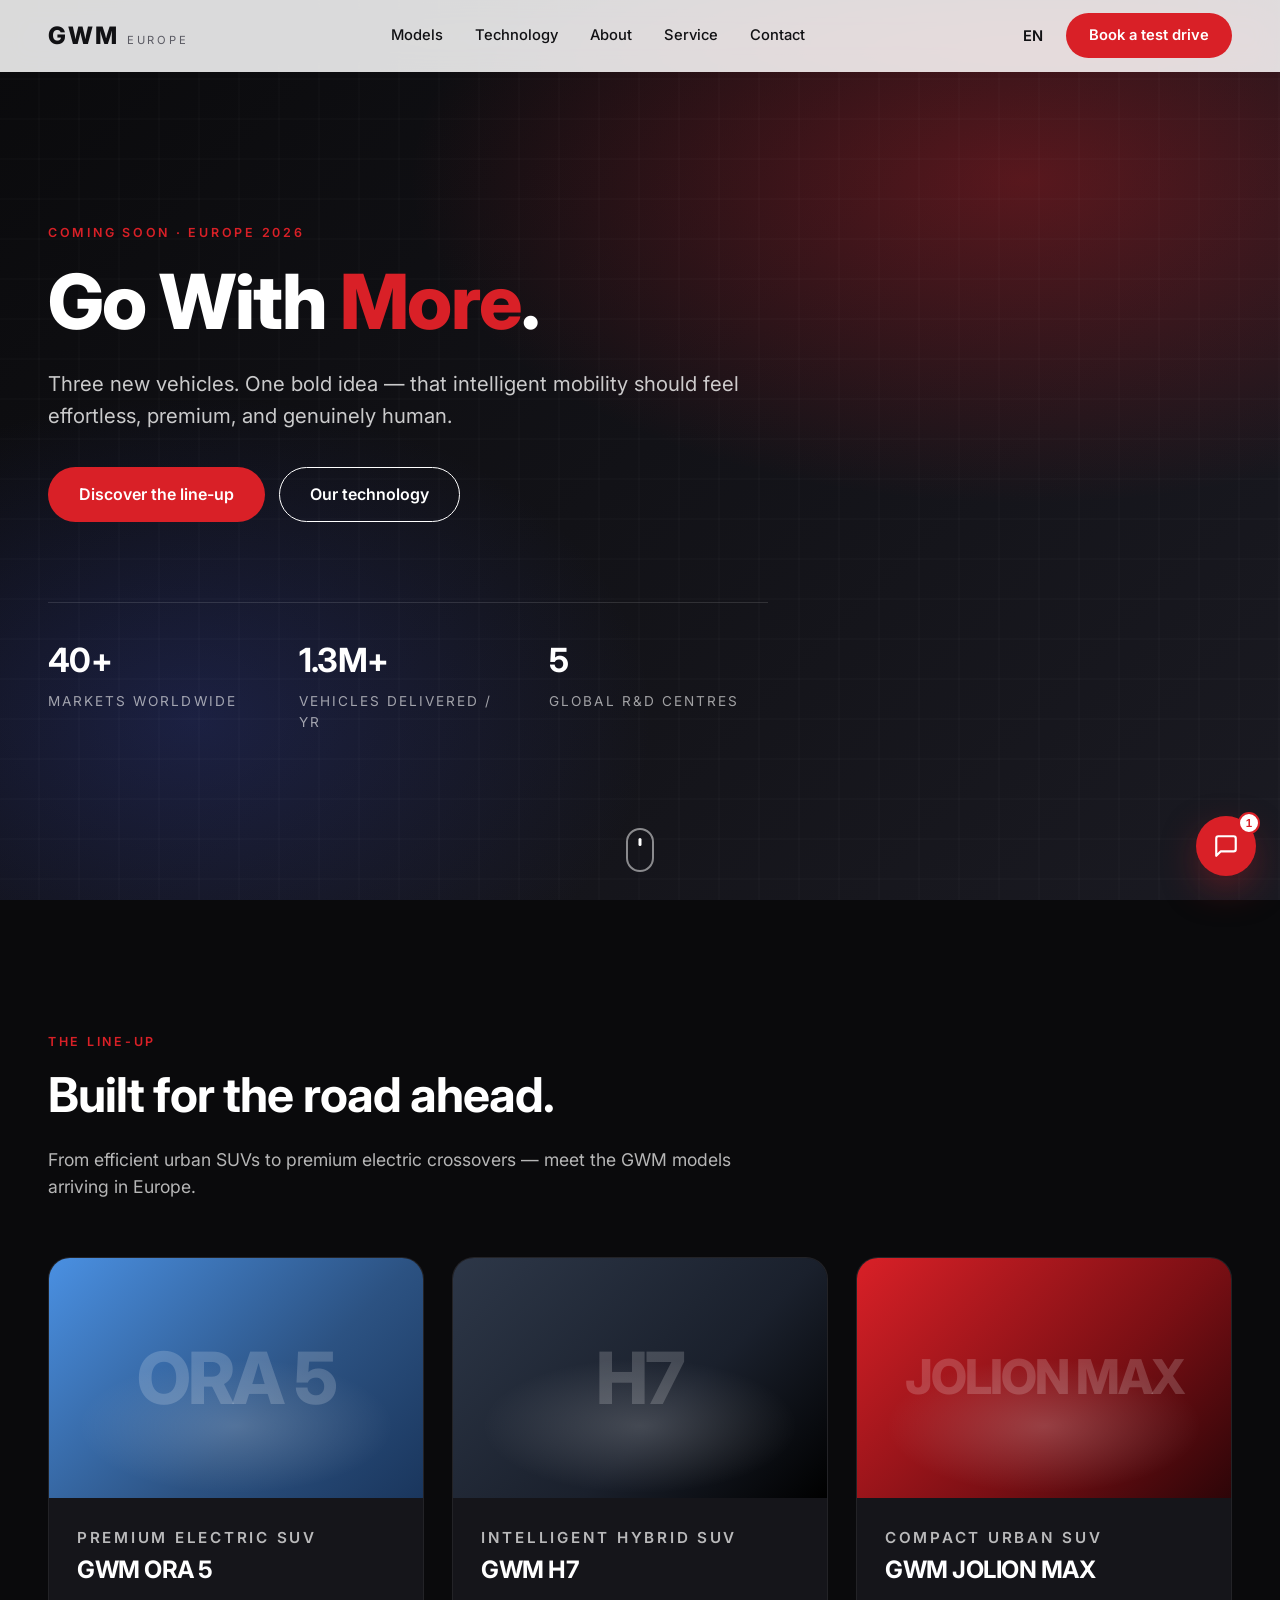
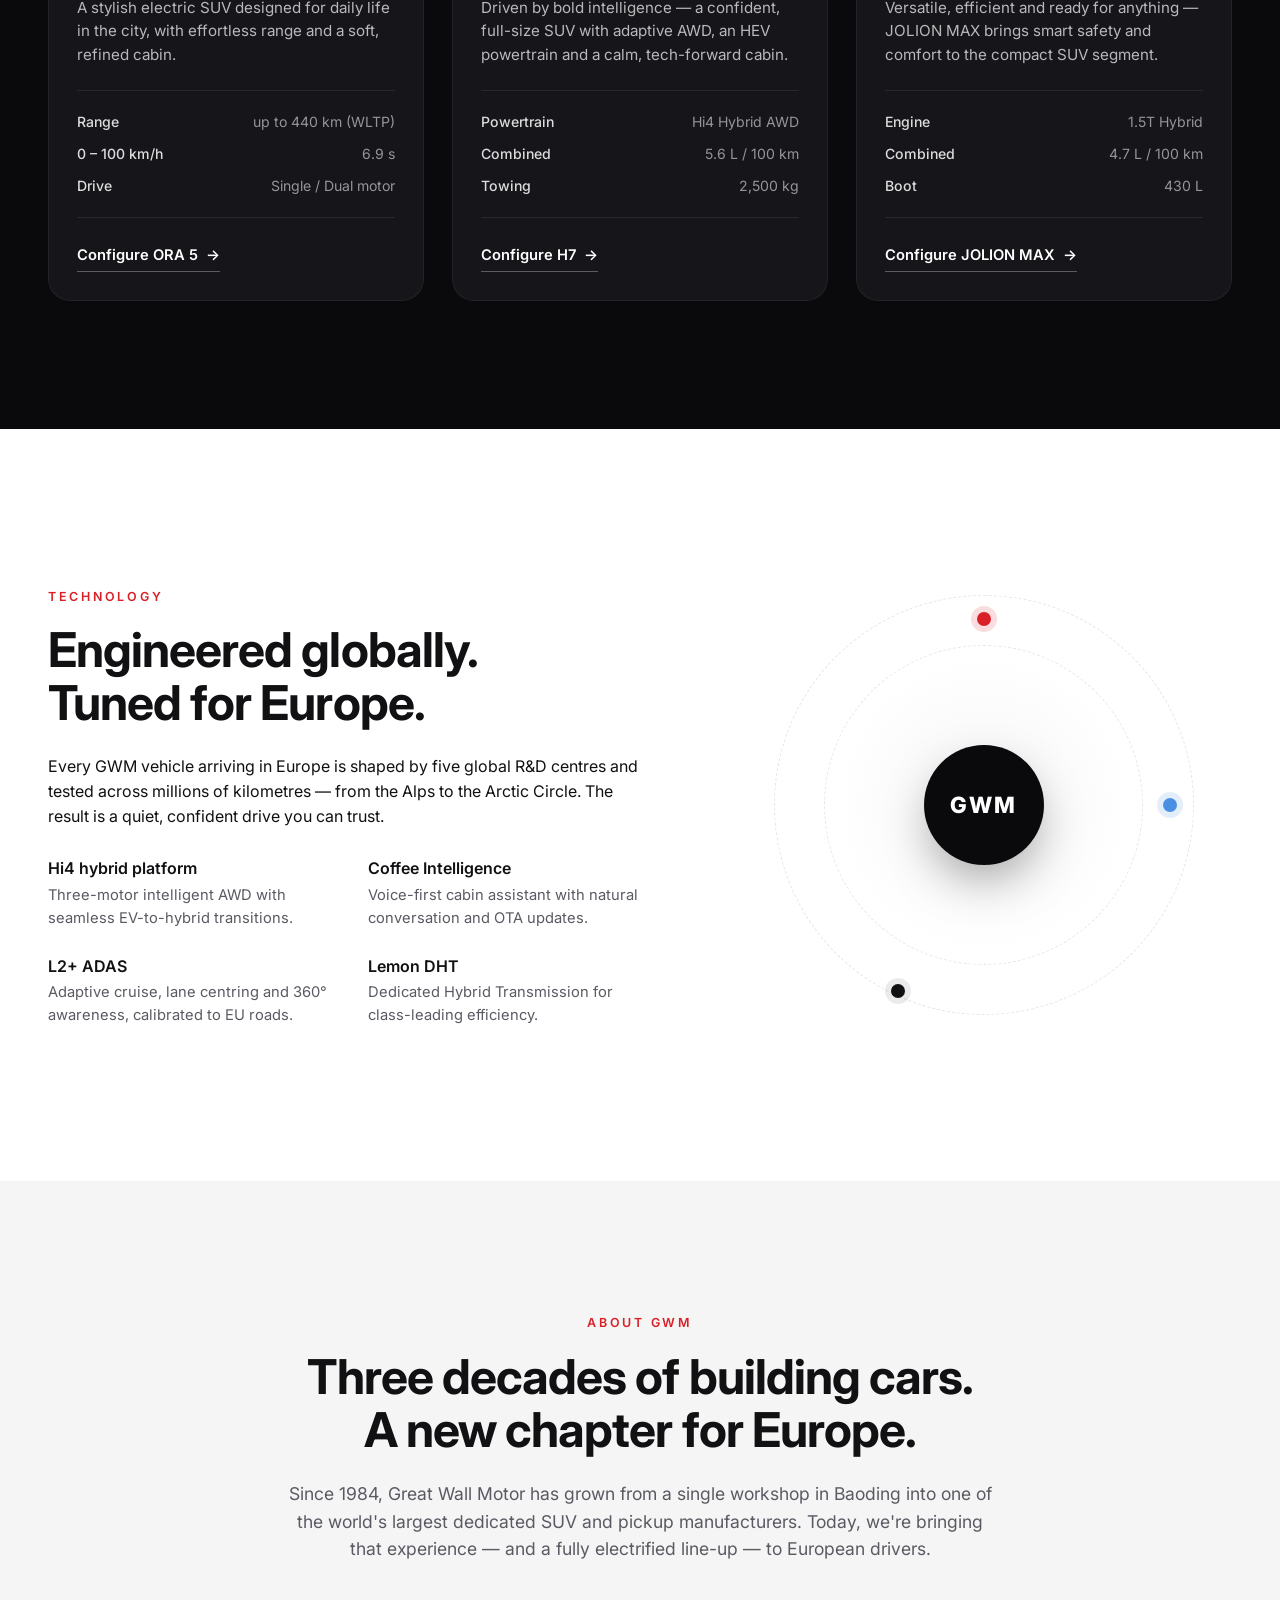
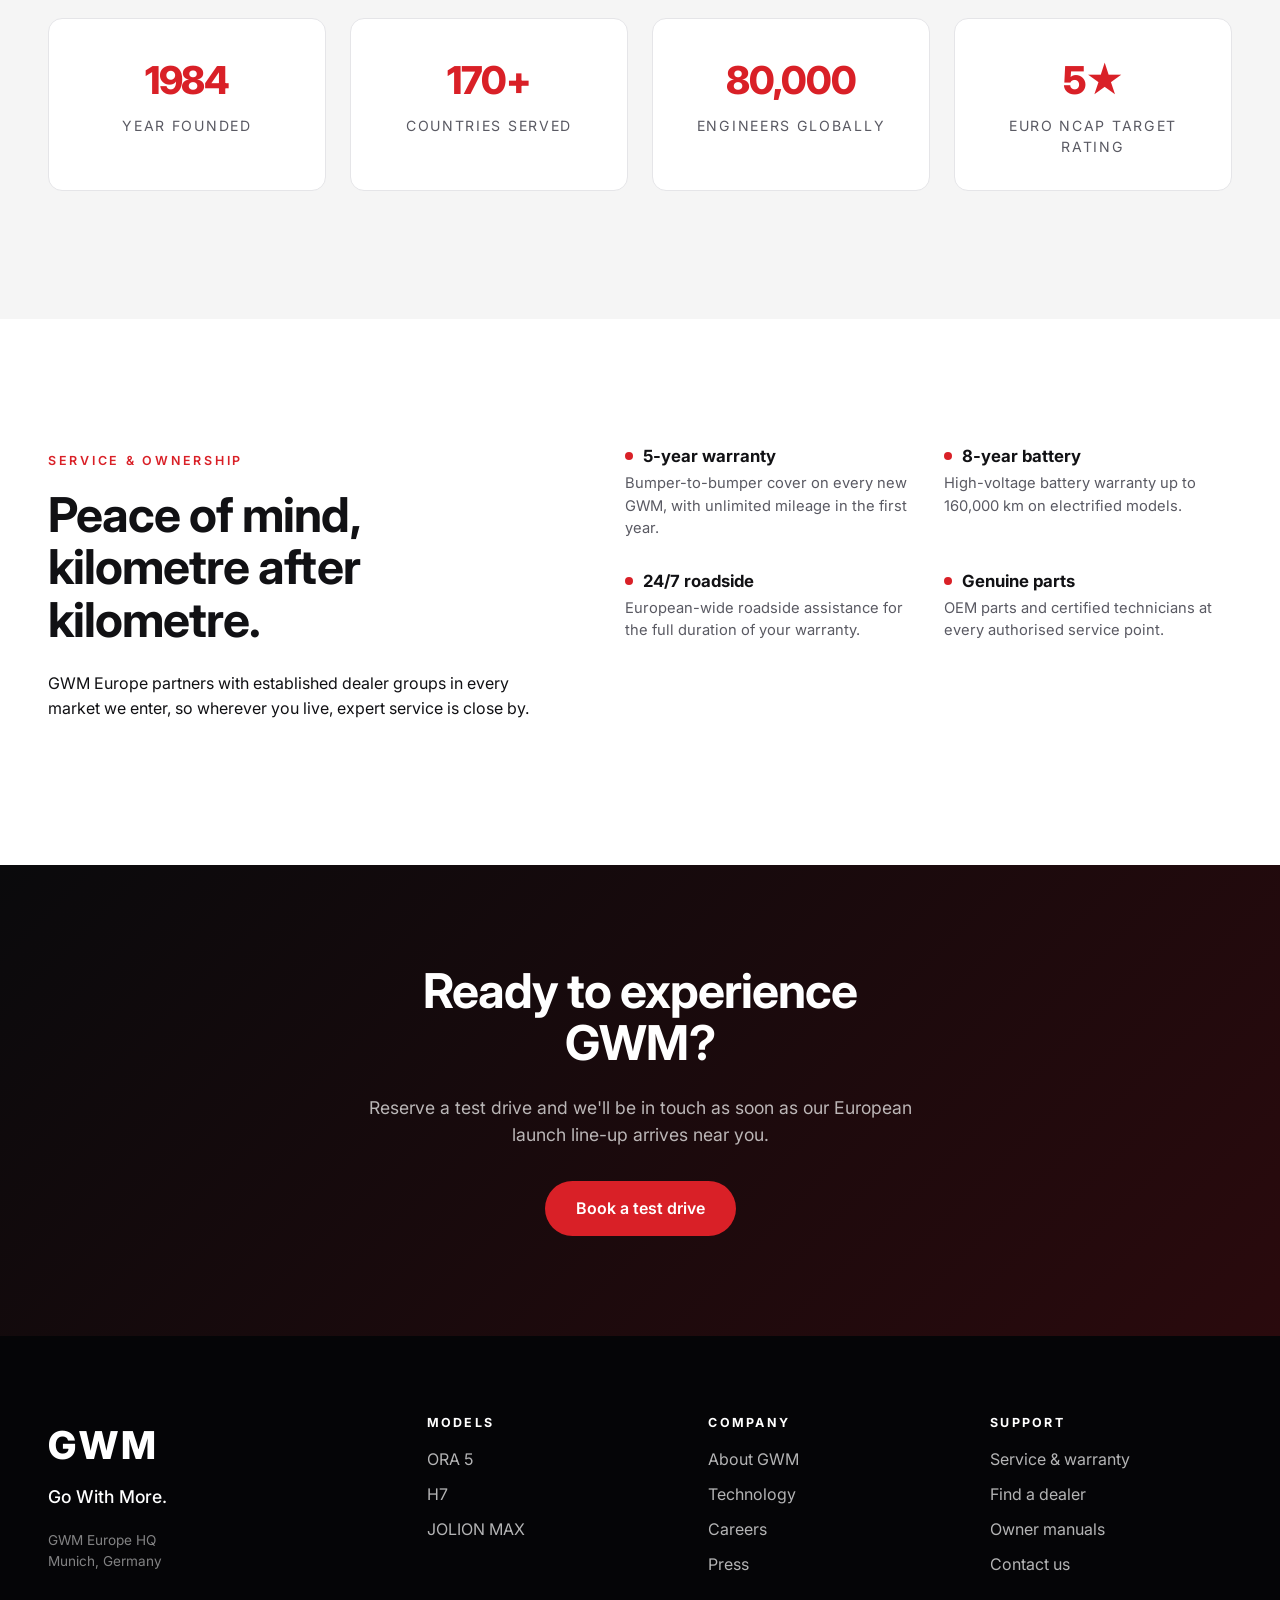
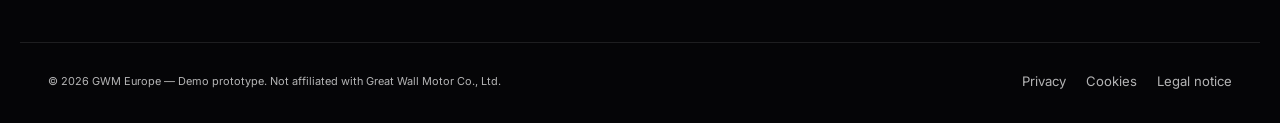
<file: index.html>
<!DOCTYPE html>
<html lang="en">
<head>
  <meta charset="UTF-8" />
  <meta name="viewport" content="width=device-width, initial-scale=1.0" />
  <title>GWM Europe — Go With More</title>
  <meta name="description" content="GWM Europe — explore the new generation of intelligent SUVs and electric vehicles. ORA 5, H7, JOLION MAX." />
  <link rel="preconnect" href="https://fonts.googleapis.com" />
  <link rel="preconnect" href="https://fonts.gstatic.com" crossorigin />
  <link href="https://fonts.googleapis.com/css2?family=Inter:wght@300;400;500;600;700;800&display=swap" rel="stylesheet" />
  <link rel="stylesheet" href="assets/css/styles.css" />
</head>
<body>
  <header class="site-header" id="siteHeader">
    <div class="container nav-wrap">
      <a href="#" class="brand" aria-label="GWM home">
        <span class="brand-mark">GWM</span>
        <span class="brand-tag">Europe</span>
      </a>
      <nav class="primary-nav" aria-label="Primary">
        <ul>
          <li><a href="#models">Models</a></li>
          <li><a href="#technology">Technology</a></li>
          <li><a href="#about">About</a></li>
          <li><a href="#service">Service</a></li>
          <li><a href="#contact">Contact</a></li>
        </ul>
      </nav>
      <div class="nav-actions">
        <button class="btn btn-ghost" type="button">EN</button>
        <a href="#models" class="btn btn-primary">Book a test drive</a>
        <button class="nav-toggle" id="navToggle" aria-label="Open menu" aria-expanded="false">
          <span></span><span></span><span></span>
        </button>
      </div>
    </div>
  </header>

  <main>
    <!-- HERO -->
    <section class="hero">
      <div class="hero-bg" aria-hidden="true"></div>
      <div class="container hero-content">
        <p class="eyebrow">Coming Soon · Europe 2026</p>
        <h1 class="hero-title">
          Go With <span class="accent">More</span>.
        </h1>
        <p class="hero-sub">
          Three new vehicles. One bold idea — that intelligent mobility should
          feel effortless, premium, and genuinely human.
        </p>
        <div class="hero-cta">
          <a href="#models" class="btn btn-primary btn-lg">Discover the line-up</a>
          <a href="#technology" class="btn btn-outline btn-lg">Our technology</a>
        </div>
        <div class="hero-stats">
          <div><strong>40+</strong><span>Markets worldwide</span></div>
          <div><strong>1.3M+</strong><span>Vehicles delivered / yr</span></div>
          <div><strong>5</strong><span>Global R&amp;D centres</span></div>
        </div>
      </div>
      <a href="#models" class="hero-scroll" aria-label="Scroll to models">
        <span></span>
      </a>
    </section>

    <!-- MODELS -->
    <section class="section section-dark" id="models">
      <div class="container">
        <header class="section-head">
          <p class="eyebrow light">The line-up</p>
          <h2>Built for the road ahead.</h2>
          <p class="section-lead">
            From efficient urban SUVs to premium electric crossovers — meet the
            GWM models arriving in Europe.
          </p>
        </header>

        <div class="model-grid">
          <article class="model-card" data-model="ora5">
            <div class="model-img model-img-ora5"></div>
            <div class="model-body">
              <p class="model-segment">Premium Electric SUV</p>
              <h3>GWM ORA 5</h3>
              <p>A stylish electric SUV designed for daily life in the city, with effortless range and a soft, refined cabin.</p>
              <ul class="model-specs">
                <li><strong>Range</strong><span>up to 440 km (WLTP)</span></li>
                <li><strong>0 – 100 km/h</strong><span>6.9 s</span></li>
                <li><strong>Drive</strong><span>Single / Dual motor</span></li>
              </ul>
              <a href="#" class="link-arrow">Configure ORA 5</a>
            </div>
          </article>

          <article class="model-card" data-model="h7">
            <div class="model-img model-img-h7"></div>
            <div class="model-body">
              <p class="model-segment">Intelligent Hybrid SUV</p>
              <h3>GWM H7</h3>
              <p>Driven by bold intelligence — a confident, full-size SUV with adaptive AWD, an HEV powertrain and a calm, tech-forward cabin.</p>
              <ul class="model-specs">
                <li><strong>Powertrain</strong><span>Hi4 Hybrid AWD</span></li>
                <li><strong>Combined</strong><span>5.6 L / 100 km</span></li>
                <li><strong>Towing</strong><span>2,500 kg</span></li>
              </ul>
              <a href="#" class="link-arrow">Configure H7</a>
            </div>
          </article>

          <article class="model-card" data-model="jolion">
            <div class="model-img model-img-jolion"></div>
            <div class="model-body">
              <p class="model-segment">Compact Urban SUV</p>
              <h3>GWM JOLION MAX</h3>
              <p>Versatile, efficient and ready for anything — JOLION MAX brings smart safety and comfort to the compact SUV segment.</p>
              <ul class="model-specs">
                <li><strong>Engine</strong><span>1.5T Hybrid</span></li>
                <li><strong>Combined</strong><span>4.7 L / 100 km</span></li>
                <li><strong>Boot</strong><span>430 L</span></li>
              </ul>
              <a href="#" class="link-arrow">Configure JOLION MAX</a>
            </div>
          </article>
        </div>
      </div>
    </section>

    <!-- TECHNOLOGY -->
    <section class="section" id="technology">
      <div class="container tech-grid">
        <div class="tech-copy">
          <p class="eyebrow">Technology</p>
          <h2>Engineered globally.<br />Tuned for Europe.</h2>
          <p>
            Every GWM vehicle arriving in Europe is shaped by five global R&amp;D
            centres and tested across millions of kilometres — from the Alps to
            the Arctic Circle. The result is a quiet, confident drive you can
            trust.
          </p>
          <div class="tech-points">
            <div>
              <h4>Hi4 hybrid platform</h4>
              <p>Three-motor intelligent AWD with seamless EV-to-hybrid transitions.</p>
            </div>
            <div>
              <h4>Coffee Intelligence</h4>
              <p>Voice-first cabin assistant with natural conversation and OTA updates.</p>
            </div>
            <div>
              <h4>L2+ ADAS</h4>
              <p>Adaptive cruise, lane centring and 360° awareness, calibrated to EU roads.</p>
            </div>
            <div>
              <h4>Lemon DHT</h4>
              <p>Dedicated Hybrid Transmission for class-leading efficiency.</p>
            </div>
          </div>
        </div>
        <div class="tech-visual" aria-hidden="true">
          <div class="tech-orbit">
            <div class="orbit-dot dot-1"></div>
            <div class="orbit-dot dot-2"></div>
            <div class="orbit-dot dot-3"></div>
            <div class="orbit-core">GWM</div>
          </div>
        </div>
      </div>
    </section>

    <!-- ABOUT -->
    <section class="section section-soft" id="about">
      <div class="container">
        <header class="section-head center">
          <p class="eyebrow">About GWM</p>
          <h2>Three decades of building cars.<br />A new chapter for Europe.</h2>
          <p class="section-lead">
            Since 1984, Great Wall Motor has grown from a single workshop in
            Baoding into one of the world's largest dedicated SUV and pickup
            manufacturers. Today, we're bringing that experience — and a fully
            electrified line-up — to European drivers.
          </p>
        </header>
        <div class="about-grid">
          <div class="about-card">
            <span class="about-num">1984</span>
            <p>Year founded</p>
          </div>
          <div class="about-card">
            <span class="about-num">170+</span>
            <p>Countries served</p>
          </div>
          <div class="about-card">
            <span class="about-num">80,000</span>
            <p>Engineers globally</p>
          </div>
          <div class="about-card">
            <span class="about-num">5★</span>
            <p>Euro NCAP target rating</p>
          </div>
        </div>
      </div>
    </section>

    <!-- SERVICE -->
    <section class="section" id="service">
      <div class="container service-wrap">
        <div>
          <p class="eyebrow">Service &amp; ownership</p>
          <h2>Peace of mind, kilometre after kilometre.</h2>
          <p>
            GWM Europe partners with established dealer groups in every market
            we enter, so wherever you live, expert service is close by.
          </p>
        </div>
        <ul class="service-list">
          <li>
            <h4>5-year warranty</h4>
            <p>Bumper-to-bumper cover on every new GWM, with unlimited mileage in the first year.</p>
          </li>
          <li>
            <h4>8-year battery</h4>
            <p>High-voltage battery warranty up to 160,000 km on electrified models.</p>
          </li>
          <li>
            <h4>24/7 roadside</h4>
            <p>European-wide roadside assistance for the full duration of your warranty.</p>
          </li>
          <li>
            <h4>Genuine parts</h4>
            <p>OEM parts and certified technicians at every authorised service point.</p>
          </li>
        </ul>
      </div>
    </section>

    <!-- CTA -->
    <section class="cta">
      <div class="container cta-inner">
        <h2>Ready to experience GWM?</h2>
        <p>Reserve a test drive and we'll be in touch as soon as our European launch line-up arrives near you.</p>
        <a href="#contact" class="btn btn-primary btn-lg">Book a test drive</a>
      </div>
    </section>
  </main>

  <footer class="site-footer" id="contact">
    <div class="container footer-grid">
      <div>
        <span class="brand-mark big">GWM</span>
        <p class="footer-tag">Go With More.</p>
        <p class="footer-small">GWM Europe HQ<br />Munich, Germany</p>
      </div>
      <div>
        <h5>Models</h5>
        <ul>
          <li><a href="#models">ORA 5</a></li>
          <li><a href="#models">H7</a></li>
          <li><a href="#models">JOLION MAX</a></li>
        </ul>
      </div>
      <div>
        <h5>Company</h5>
        <ul>
          <li><a href="#about">About GWM</a></li>
          <li><a href="#technology">Technology</a></li>
          <li><a href="#">Careers</a></li>
          <li><a href="#">Press</a></li>
        </ul>
      </div>
      <div>
        <h5>Support</h5>
        <ul>
          <li><a href="#service">Service &amp; warranty</a></li>
          <li><a href="#">Find a dealer</a></li>
          <li><a href="#">Owner manuals</a></li>
          <li><a href="#">Contact us</a></li>
        </ul>
      </div>
    </div>
    <div class="container footer-bottom">
      <small>© 2026 GWM Europe — Demo prototype. Not affiliated with Great Wall Motor Co., Ltd.</small>
      <div class="legal">
        <a href="#">Privacy</a>
        <a href="#">Cookies</a>
        <a href="#">Legal notice</a>
      </div>
    </div>
  </footer>

  <!-- AI Chatbot widget mounts here -->
  <div id="gwm-chatbot-root"></div>

  <script src="assets/js/main.js"></script>
  <script src="assets/js/chatbot.js"></script>
</body>
</html>
</file>
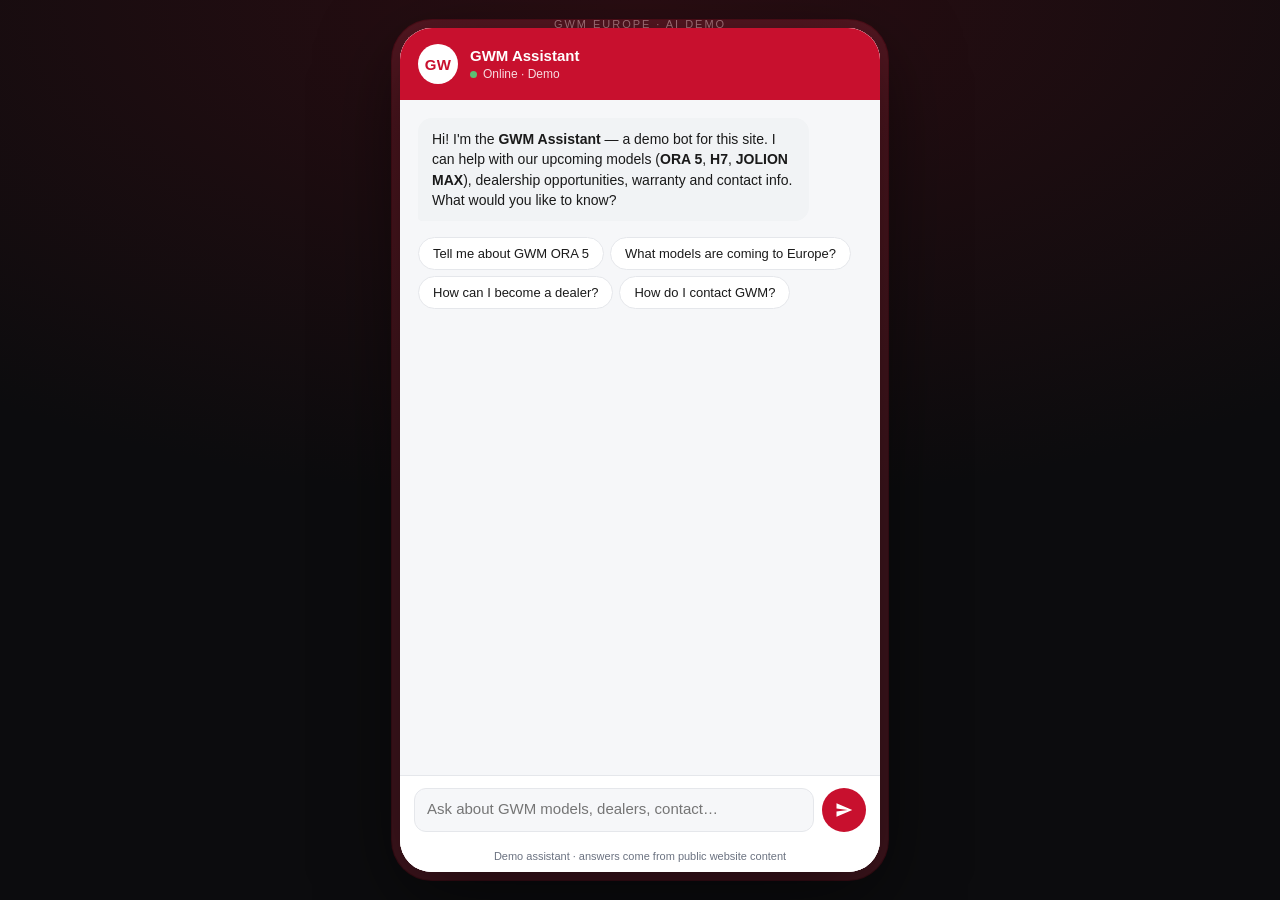
<file: public-eu/index.html>
<!DOCTYPE html>
<html lang="">
<head>
<meta charset="utf-8">
<meta name="viewport" content="width=device-width,initial-scale=1,maximum-scale=1,user-scalable=no,viewport-fit=cover">
<meta name="theme-color" content="#c8102e">
<meta name="apple-mobile-web-app-capable" content="yes">
<meta name="apple-mobile-web-app-status-bar-style" content="black-translucent">
<title>GWM Assistant · Great Wall Motor</title>
<link rel="stylesheet" href="chatbot/chatbot.css">
<style>
  *,*::before,*::after { box-sizing: border-box; }
  html, body {
    margin: 0; padding: 0; height: 100%;
    background: radial-gradient(120% 80% at 50% 0%, #2a0d12 0%, #0c0c0e 70%);
    font-family: -apple-system, BlinkMacSystemFont, "Segoe UI", Roboto,
      "Helvetica Neue", Arial, "Sarabun", "Noto Sans Thai", "PingFang SC",
      "Microsoft YaHei", sans-serif;
    -webkit-text-size-adjust: 100%;
    overflow: hidden;
  }
  body {
    display: flex; align-items: center; justify-content: center;
    width: 100vw; height: 100vh; height: 100dvh;
    padding: env(safe-area-inset-top) env(safe-area-inset-right)
            env(safe-area-inset-bottom) env(safe-area-inset-left);
  }
  /* The "phone frame" container — full-bleed on mobile, framed on desktop */
  .gwm-h5-frame {
    width: 100%; height: 100%;
    max-width: 480px; max-height: 100dvh;
    background: #fff;
    position: relative;
    overflow: hidden;
    isolation: isolate;
  }
  @media (min-width: 600px) {
    body { padding: 28px; }
    .gwm-h5-frame {
      max-height: 880px;
      border-radius: 32px;
      box-shadow:
        0 24px 80px rgba(0, 0, 0, 0.55),
        0 0 0 8px rgba(255, 255, 255, 0.04),
        0 0 0 9px rgba(200, 16, 46, 0.25);
    }
  }
  /* Tiny brand strip above the frame on desktop, for "demo" feel */
  .gwm-h5-tag {
    position: absolute;
    top: 18px;
    left: 50%; transform: translateX(-50%);
    color: rgba(255,255,255,0.55);
    font-size: 11px;
    letter-spacing: 0.18em;
    text-transform: uppercase;
    pointer-events: none;
    display: none;
  }
  @media (min-width: 600px) {
    .gwm-h5-tag { display: block; }
  }
</style>
</head>
<body>
<div class="gwm-h5-tag">GWM EUROPE · AI DEMO</div>
<div class="gwm-h5-frame"></div>
<script>
  window.GWM_CHATBOT_FULLSCREEN = true;
  window.GWM_CHATBOT_MOUNT = '.gwm-h5-frame';
</script>
<script src="chatbot/chatbot.js"></script>
</body>
</html>
</file>
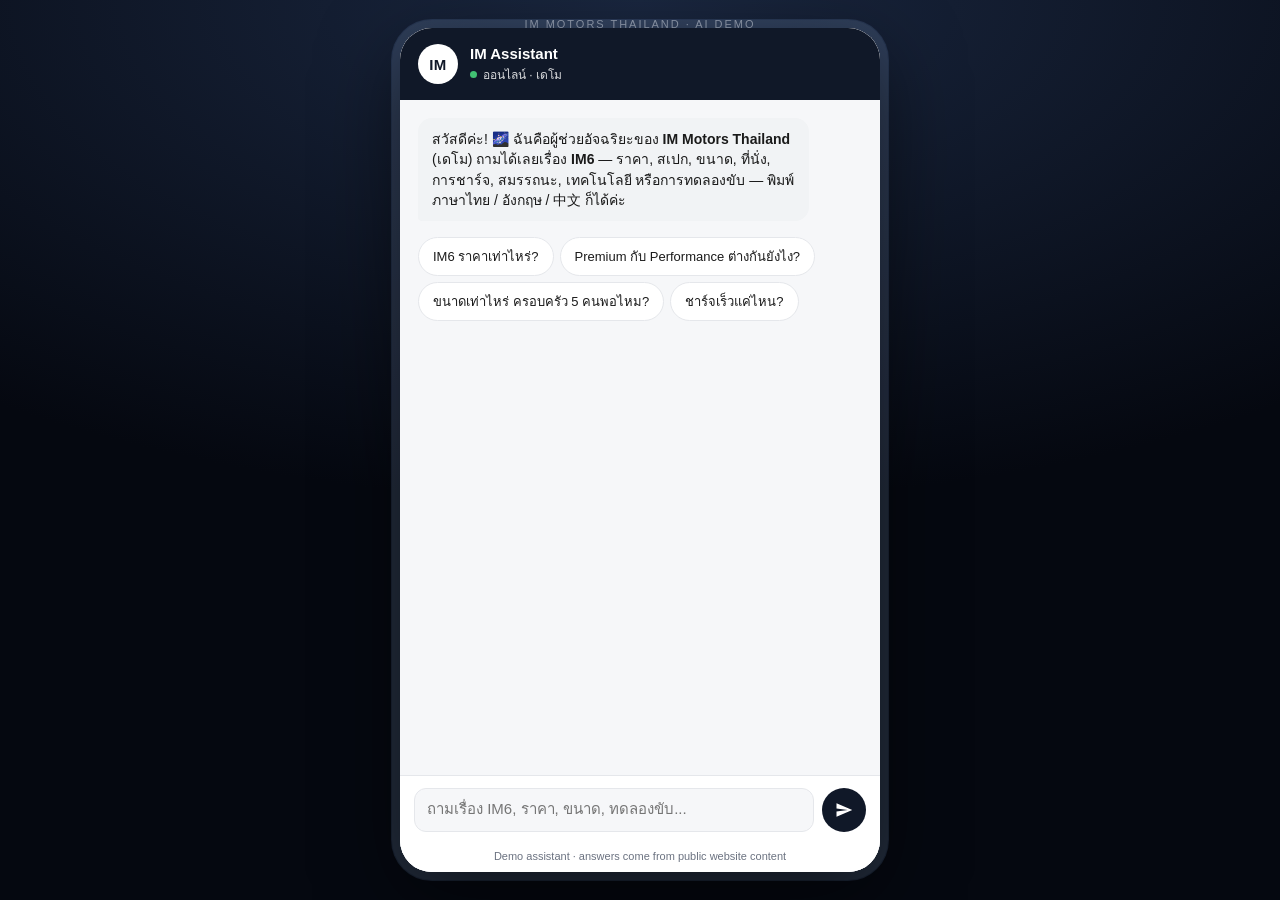
<file: public-im-th/index.html>
<!DOCTYPE html>
<html lang="th">
<head>
<meta charset="utf-8">
<meta name="viewport" content="width=device-width,initial-scale=1,maximum-scale=1,user-scalable=no,viewport-fit=cover">
<meta name="theme-color" content="#101828">
<meta name="apple-mobile-web-app-capable" content="yes">
<meta name="apple-mobile-web-app-status-bar-style" content="black-translucent">
<title>IM Assistant · IM Motors Thailand</title>
<link rel="stylesheet" href="chatbot/chatbot.css">
<style>
  /* Brand override — higher specificity than .gwm-chatbot defaults */
  .gwm-chatbot {
    --gwm-primary: #101828;
    --gwm-primary-dark: #0a0f1a;
    --gwm-user-bubble: #101828;
  }
</style>
<style>
  *,*::before,*::after { box-sizing: border-box; }
  html, body {
    margin: 0; padding: 0; height: 100%;
    background: radial-gradient(120% 80% at 50% 0%, #1a2740 0%, #050810 70%);
    font-family: -apple-system, BlinkMacSystemFont, "Segoe UI", Roboto,
      "Helvetica Neue", Arial, "Sarabun", "Noto Sans Thai", "PingFang SC",
      "Microsoft YaHei", sans-serif;
    -webkit-text-size-adjust: 100%;
    overflow: hidden;
  }
  body {
    display: flex; align-items: center; justify-content: center;
    width: 100vw; height: 100vh; height: 100dvh;
    padding: env(safe-area-inset-top) env(safe-area-inset-right)
            env(safe-area-inset-bottom) env(safe-area-inset-left);
  }
  /* The "phone frame" container — full-bleed on mobile, framed on desktop */
  .gwm-h5-frame {
    width: 100%; height: 100%;
    max-width: 480px; max-height: 100dvh;
    background: #fff;
    position: relative;
    overflow: hidden;
    isolation: isolate;
  }
  @media (min-width: 600px) {
    body { padding: 28px; }
    .gwm-h5-frame {
      max-height: 880px;
      border-radius: 32px;
      box-shadow:
        0 24px 80px rgba(0, 0, 0, 0.55),
        0 0 0 8px rgba(255, 255, 255, 0.04),
        0 0 0 9px rgba(120, 160, 220, 0.18);
    }
  }
  /* Tiny brand strip above the frame on desktop, for "demo" feel */
  .gwm-h5-tag {
    position: absolute;
    top: 18px;
    left: 50%; transform: translateX(-50%);
    color: rgba(255,255,255,0.55);
    font-size: 11px;
    letter-spacing: 0.18em;
    text-transform: uppercase;
    pointer-events: none;
    display: none;
  }
  @media (min-width: 600px) {
    .gwm-h5-tag { display: block; }
  }
</style>
</head>
<body>
<div class="gwm-h5-tag">IM MOTORS THAILAND · AI DEMO</div>
<div class="gwm-h5-frame"></div>
<script>
  window.GWM_CHATBOT_FULLSCREEN = true;
  window.GWM_CHATBOT_MOUNT = '.gwm-h5-frame';
</script>
<script src="chatbot/chatbot.js"></script>
</body>
</html>
</file>
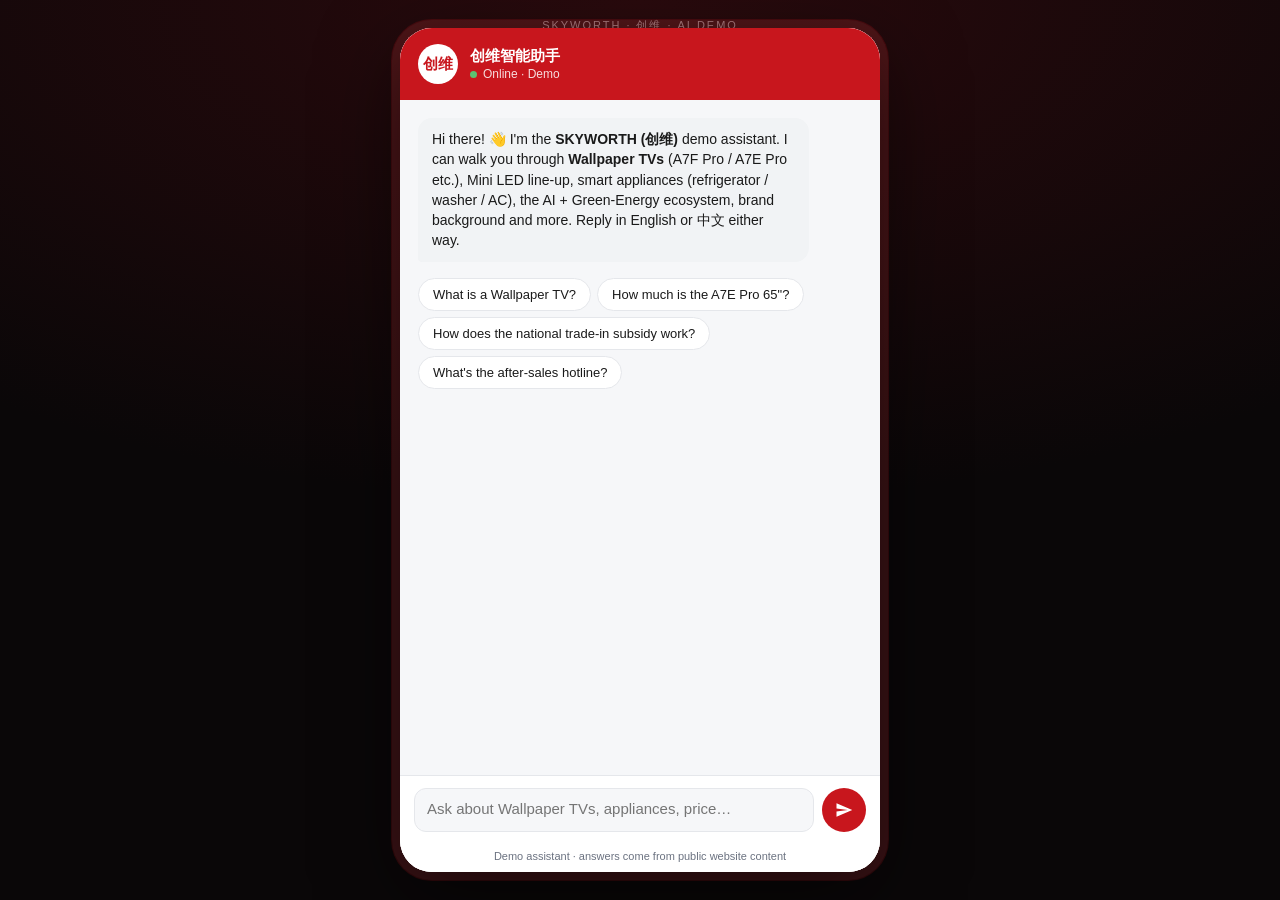
<file: public-sky-th/index.html>
<!DOCTYPE html>
<html lang="">
<head>
<meta charset="utf-8">
<meta name="viewport" content="width=device-width,initial-scale=1,maximum-scale=1,user-scalable=no,viewport-fit=cover">
<meta name="theme-color" content="#C8161D">
<meta name="apple-mobile-web-app-capable" content="yes">
<meta name="apple-mobile-web-app-status-bar-style" content="black-translucent">
<title>SKYWORTH Assistant · 创维</title>
<link rel="stylesheet" href="chatbot/chatbot.css">
<style>
  /* Brand override — higher specificity than .gwm-chatbot defaults */
  .gwm-chatbot {
    --gwm-primary: #C8161D;
    --gwm-primary-dark: #9c0d13;
    --gwm-user-bubble: #C8161D;
  }
</style>
<style>
  *,*::before,*::after { box-sizing: border-box; }
  html, body {
    margin: 0; padding: 0; height: 100%;
    background: radial-gradient(120% 80% at 50% 0%, #2a0a0d 0%, #0a0708 70%);
    font-family: -apple-system, BlinkMacSystemFont, "Segoe UI", Roboto,
      "Helvetica Neue", Arial, "Sarabun", "Noto Sans Thai", "PingFang SC",
      "Microsoft YaHei", sans-serif;
    -webkit-text-size-adjust: 100%;
    overflow: hidden;
  }
  body {
    display: flex; align-items: center; justify-content: center;
    width: 100vw; height: 100vh; height: 100dvh;
    padding: env(safe-area-inset-top) env(safe-area-inset-right)
            env(safe-area-inset-bottom) env(safe-area-inset-left);
  }
  /* The "phone frame" container — full-bleed on mobile, framed on desktop */
  .gwm-h5-frame {
    width: 100%; height: 100%;
    max-width: 480px; max-height: 100dvh;
    background: #fff;
    position: relative;
    overflow: hidden;
    isolation: isolate;
  }
  @media (min-width: 600px) {
    body { padding: 28px; }
    .gwm-h5-frame {
      max-height: 880px;
      border-radius: 32px;
      box-shadow:
        0 24px 80px rgba(0, 0, 0, 0.55),
        0 0 0 8px rgba(255, 255, 255, 0.04),
        0 0 0 9px rgba(200, 22, 29, 0.22);
    }
  }
  /* Tiny brand strip above the frame on desktop, for "demo" feel */
  .gwm-h5-tag {
    position: absolute;
    top: 18px;
    left: 50%; transform: translateX(-50%);
    color: rgba(255,255,255,0.55);
    font-size: 11px;
    letter-spacing: 0.18em;
    text-transform: uppercase;
    pointer-events: none;
    display: none;
  }
  @media (min-width: 600px) {
    .gwm-h5-tag { display: block; }
  }
</style>
</head>
<body>
<div class="gwm-h5-tag">SKYWORTH · 创维 · AI DEMO</div>
<div class="gwm-h5-frame"></div>
<script>
  window.GWM_CHATBOT_FULLSCREEN = true;
  window.GWM_CHATBOT_MOUNT = '.gwm-h5-frame';
</script>
<script src="chatbot/chatbot.js"></script>
</body>
</html>
</file>
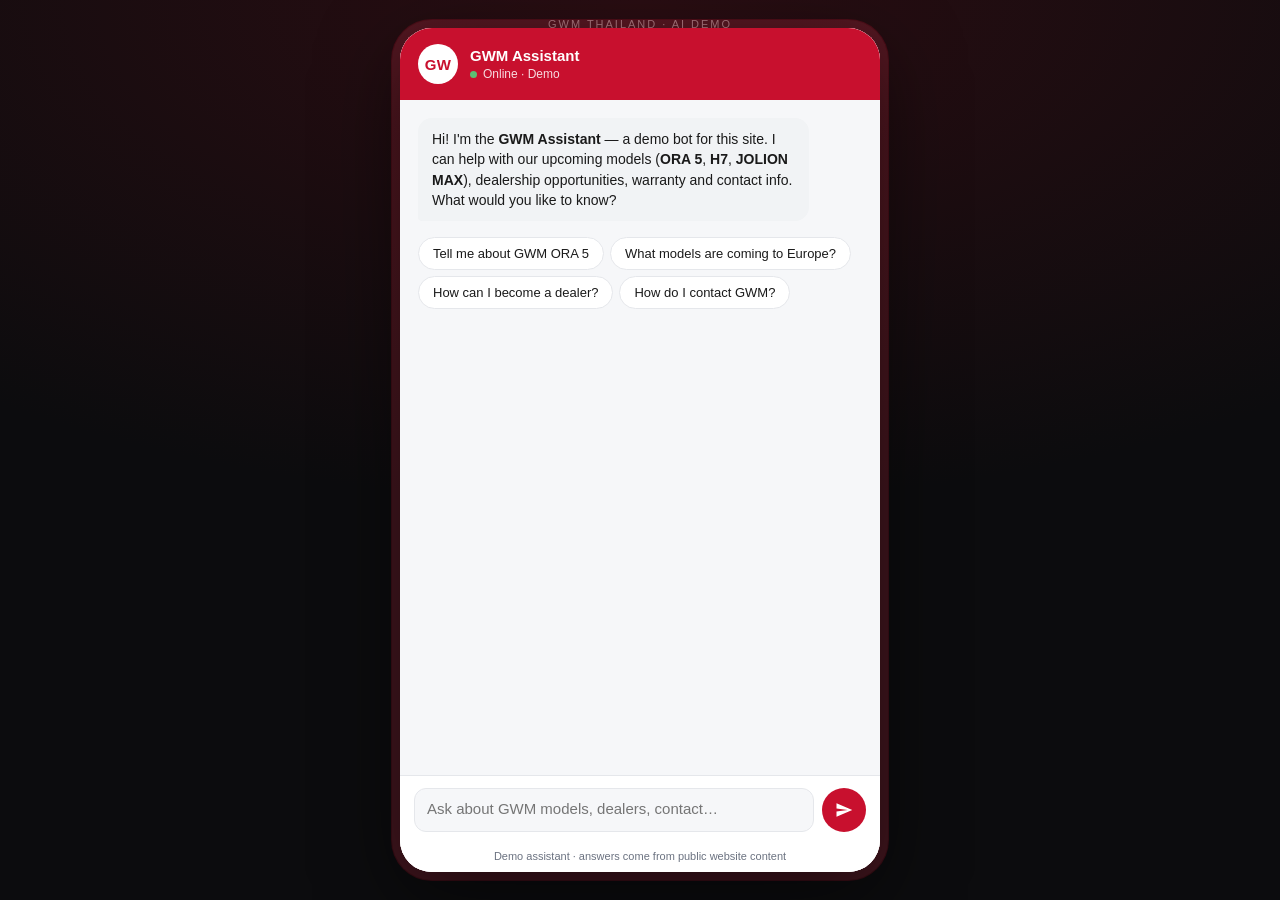
<file: public-th/index.html>
<!DOCTYPE html>
<html lang="th">
<head>
<meta charset="utf-8">
<meta name="viewport" content="width=device-width,initial-scale=1,maximum-scale=1,user-scalable=no,viewport-fit=cover">
<meta name="theme-color" content="#c8102e">
<meta name="apple-mobile-web-app-capable" content="yes">
<meta name="apple-mobile-web-app-status-bar-style" content="black-translucent">
<title>GWM Assistant · เกรท วอลล์ มอเตอร์</title>
<link rel="stylesheet" href="/chatbot/chatbot.css">
<style>
  *,*::before,*::after { box-sizing: border-box; }
  html, body {
    margin: 0; padding: 0; height: 100%;
    background: radial-gradient(120% 80% at 50% 0%, #2a0d12 0%, #0c0c0e 70%);
    font-family: -apple-system, BlinkMacSystemFont, "Segoe UI", Roboto,
      "Helvetica Neue", Arial, "Sarabun", "Noto Sans Thai", "PingFang SC",
      "Microsoft YaHei", sans-serif;
    -webkit-text-size-adjust: 100%;
    overflow: hidden;
  }
  body {
    display: flex; align-items: center; justify-content: center;
    width: 100vw; height: 100vh; height: 100dvh;
    padding: env(safe-area-inset-top) env(safe-area-inset-right)
            env(safe-area-inset-bottom) env(safe-area-inset-left);
  }
  /* The "phone frame" container — full-bleed on mobile, framed on desktop */
  .gwm-h5-frame {
    width: 100%; height: 100%;
    max-width: 480px; max-height: 100dvh;
    background: #fff;
    position: relative;
    overflow: hidden;
    isolation: isolate;
  }
  @media (min-width: 600px) {
    body { padding: 28px; }
    .gwm-h5-frame {
      max-height: 880px;
      border-radius: 32px;
      box-shadow:
        0 24px 80px rgba(0, 0, 0, 0.55),
        0 0 0 8px rgba(255, 255, 255, 0.04),
        0 0 0 9px rgba(200, 16, 46, 0.25);
    }
  }
  /* Tiny brand strip above the frame on desktop, for "demo" feel */
  .gwm-h5-tag {
    position: absolute;
    top: 18px;
    left: 50%; transform: translateX(-50%);
    color: rgba(255,255,255,0.55);
    font-size: 11px;
    letter-spacing: 0.18em;
    text-transform: uppercase;
    pointer-events: none;
    display: none;
  }
  @media (min-width: 600px) {
    .gwm-h5-tag { display: block; }
  }
</style>
</head>
<body>
<div class="gwm-h5-tag">GWM Thailand · AI Demo</div>
<div class="gwm-h5-frame"></div>
<script>
  window.GWM_CHATBOT_FULLSCREEN = true;
  window.GWM_CHATBOT_MOUNT = '.gwm-h5-frame';
</script>
<script src="/chatbot/chatbot.js"></script>
</body>
</html>
</file>
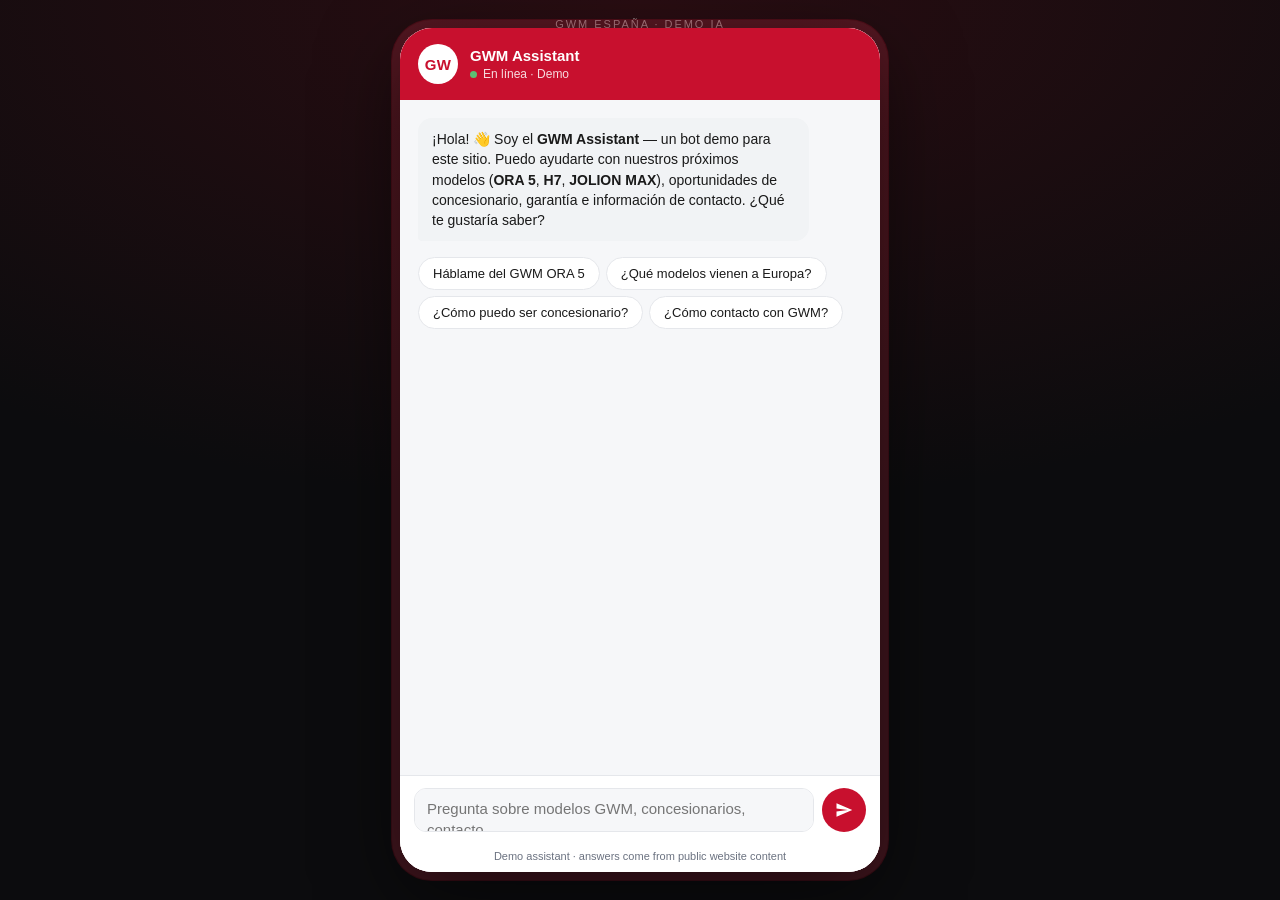
<file: public-eu/es/index.html>
<!DOCTYPE html>
<html lang="es">
<head>
<meta charset="utf-8">
<meta name="viewport" content="width=device-width,initial-scale=1,maximum-scale=1,user-scalable=no,viewport-fit=cover">
<meta name="theme-color" content="#c8102e">
<meta name="apple-mobile-web-app-capable" content="yes">
<meta name="apple-mobile-web-app-status-bar-style" content="black-translucent">
<title>GWM Assistant · Great Wall Motor (España)</title>
<link rel="stylesheet" href="chatbot/chatbot.css">
<style>
  *,*::before,*::after { box-sizing: border-box; }
  html, body {
    margin: 0; padding: 0; height: 100%;
    background: radial-gradient(120% 80% at 50% 0%, #2a0d12 0%, #0c0c0e 70%);
    font-family: -apple-system, BlinkMacSystemFont, "Segoe UI", Roboto,
      "Helvetica Neue", Arial, "Sarabun", "Noto Sans Thai", "PingFang SC",
      "Microsoft YaHei", sans-serif;
    -webkit-text-size-adjust: 100%;
    overflow: hidden;
  }
  body {
    display: flex; align-items: center; justify-content: center;
    width: 100vw; height: 100vh; height: 100dvh;
    padding: env(safe-area-inset-top) env(safe-area-inset-right)
            env(safe-area-inset-bottom) env(safe-area-inset-left);
  }
  /* The "phone frame" container — full-bleed on mobile, framed on desktop */
  .gwm-h5-frame {
    width: 100%; height: 100%;
    max-width: 480px; max-height: 100dvh;
    background: #fff;
    position: relative;
    overflow: hidden;
    isolation: isolate;
  }
  @media (min-width: 600px) {
    body { padding: 28px; }
    .gwm-h5-frame {
      max-height: 880px;
      border-radius: 32px;
      box-shadow:
        0 24px 80px rgba(0, 0, 0, 0.55),
        0 0 0 8px rgba(255, 255, 255, 0.04),
        0 0 0 9px rgba(200, 16, 46, 0.25);
    }
  }
  /* Tiny brand strip above the frame on desktop, for "demo" feel */
  .gwm-h5-tag {
    position: absolute;
    top: 18px;
    left: 50%; transform: translateX(-50%);
    color: rgba(255,255,255,0.55);
    font-size: 11px;
    letter-spacing: 0.18em;
    text-transform: uppercase;
    pointer-events: none;
    display: none;
  }
  @media (min-width: 600px) {
    .gwm-h5-tag { display: block; }
  }
</style>
</head>
<body>
<div class="gwm-h5-tag">GWM ESPAÑA · DEMO IA</div>
<div class="gwm-h5-frame"></div>
<script>
  window.GWM_CHATBOT_FULLSCREEN = true;
  window.GWM_CHATBOT_MOUNT = '.gwm-h5-frame';
</script>
<script src="chatbot/chatbot.js"></script>
</body>
</html>
</file>
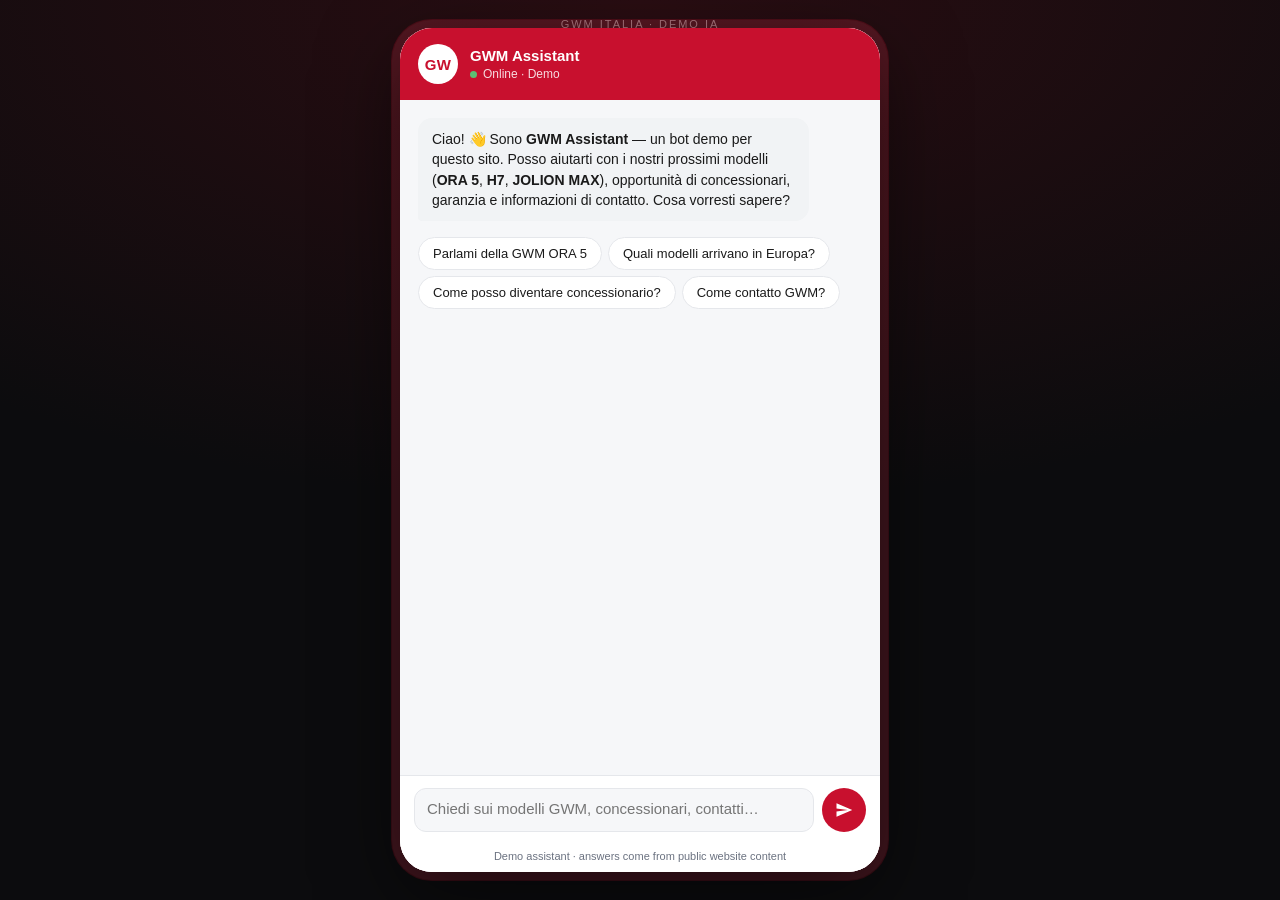
<file: public-eu/it/index.html>
<!DOCTYPE html>
<html lang="it">
<head>
<meta charset="utf-8">
<meta name="viewport" content="width=device-width,initial-scale=1,maximum-scale=1,user-scalable=no,viewport-fit=cover">
<meta name="theme-color" content="#c8102e">
<meta name="apple-mobile-web-app-capable" content="yes">
<meta name="apple-mobile-web-app-status-bar-style" content="black-translucent">
<title>GWM Assistant · Great Wall Motor (Italia)</title>
<link rel="stylesheet" href="chatbot/chatbot.css">
<style>
  *,*::before,*::after { box-sizing: border-box; }
  html, body {
    margin: 0; padding: 0; height: 100%;
    background: radial-gradient(120% 80% at 50% 0%, #2a0d12 0%, #0c0c0e 70%);
    font-family: -apple-system, BlinkMacSystemFont, "Segoe UI", Roboto,
      "Helvetica Neue", Arial, "Sarabun", "Noto Sans Thai", "PingFang SC",
      "Microsoft YaHei", sans-serif;
    -webkit-text-size-adjust: 100%;
    overflow: hidden;
  }
  body {
    display: flex; align-items: center; justify-content: center;
    width: 100vw; height: 100vh; height: 100dvh;
    padding: env(safe-area-inset-top) env(safe-area-inset-right)
            env(safe-area-inset-bottom) env(safe-area-inset-left);
  }
  /* The "phone frame" container — full-bleed on mobile, framed on desktop */
  .gwm-h5-frame {
    width: 100%; height: 100%;
    max-width: 480px; max-height: 100dvh;
    background: #fff;
    position: relative;
    overflow: hidden;
    isolation: isolate;
  }
  @media (min-width: 600px) {
    body { padding: 28px; }
    .gwm-h5-frame {
      max-height: 880px;
      border-radius: 32px;
      box-shadow:
        0 24px 80px rgba(0, 0, 0, 0.55),
        0 0 0 8px rgba(255, 255, 255, 0.04),
        0 0 0 9px rgba(200, 16, 46, 0.25);
    }
  }
  /* Tiny brand strip above the frame on desktop, for "demo" feel */
  .gwm-h5-tag {
    position: absolute;
    top: 18px;
    left: 50%; transform: translateX(-50%);
    color: rgba(255,255,255,0.55);
    font-size: 11px;
    letter-spacing: 0.18em;
    text-transform: uppercase;
    pointer-events: none;
    display: none;
  }
  @media (min-width: 600px) {
    .gwm-h5-tag { display: block; }
  }
</style>
</head>
<body>
<div class="gwm-h5-tag">GWM ITALIA · DEMO IA</div>
<div class="gwm-h5-frame"></div>
<script>
  window.GWM_CHATBOT_FULLSCREEN = true;
  window.GWM_CHATBOT_MOUNT = '.gwm-h5-frame';
</script>
<script src="chatbot/chatbot.js"></script>
</body>
</html>
</file>
<file: assets/css/styles.css>
/* ======================================================================
   GWM Europe — demo prototype styles
   Modern automotive aesthetic: deep blacks, generous whitespace,
   a single warm accent (signal red), confident typography.
   ====================================================================== */

:root {
  --c-bg: #ffffff;
  --c-bg-soft: #f5f5f5;
  --c-bg-dark: #0a0a0c;
  --c-bg-darker: #050507;
  --c-text: #111114;
  --c-text-muted: #5a5a63;
  --c-text-invert: #ffffff;
  --c-line: #e5e5e8;
  --c-line-dark: rgba(255, 255, 255, 0.1);
  --c-accent: #d92027;
  --c-accent-hover: #b81b21;
  --radius: 14px;
  --radius-lg: 22px;
  --shadow-md: 0 12px 30px -12px rgba(0, 0, 0, 0.18);
  --shadow-lg: 0 30px 60px -20px rgba(0, 0, 0, 0.35);
  --container: 1240px;
  --header-h: 72px;
  --transition: 0.25s cubic-bezier(0.4, 0, 0.2, 1);
}

* { box-sizing: border-box; }

html { scroll-behavior: smooth; }

body {
  margin: 0;
  font-family: 'Inter', -apple-system, BlinkMacSystemFont, 'Segoe UI', sans-serif;
  font-size: 16px;
  line-height: 1.55;
  color: var(--c-text);
  background: var(--c-bg);
  -webkit-font-smoothing: antialiased;
}

img { max-width: 100%; display: block; }

a { color: inherit; text-decoration: none; }

h1, h2, h3, h4, h5 {
  font-weight: 700;
  letter-spacing: -0.02em;
  line-height: 1.1;
  margin: 0 0 0.5em;
}

h1 { font-size: clamp(2.5rem, 6vw, 4.75rem); font-weight: 800; }
h2 { font-size: clamp(2rem, 4vw, 3rem); }
h3 { font-size: 1.5rem; }
h4 { font-size: 1.05rem; letter-spacing: 0; }

p { margin: 0 0 1em; }

.container {
  width: 100%;
  max-width: var(--container);
  margin: 0 auto;
  padding: 0 28px;
}

/* ----------------------------------------------------------------------
   Buttons
   ---------------------------------------------------------------------- */
.btn {
  display: inline-flex;
  align-items: center;
  gap: 8px;
  padding: 10px 22px;
  border-radius: 999px;
  border: 1px solid transparent;
  font-weight: 600;
  font-size: 0.92rem;
  cursor: pointer;
  transition: all var(--transition);
  white-space: nowrap;
  font-family: inherit;
}
.btn-lg { padding: 14px 30px; font-size: 1rem; }
.btn-primary { background: var(--c-accent); color: #fff; }
.btn-primary:hover { background: var(--c-accent-hover); transform: translateY(-1px); box-shadow: var(--shadow-md); }
.btn-outline { background: transparent; color: inherit; border-color: currentColor; }
.btn-outline:hover { background: rgba(255,255,255,0.1); }
.btn-ghost { background: transparent; color: var(--c-text); padding: 8px 14px; }
.btn-ghost:hover { background: var(--c-bg-soft); }

/* ----------------------------------------------------------------------
   Header / nav
   ---------------------------------------------------------------------- */
.site-header {
  position: fixed;
  inset: 0 0 auto 0;
  z-index: 100;
  height: var(--header-h);
  background: rgba(255, 255, 255, 0.85);
  backdrop-filter: saturate(180%) blur(14px);
  -webkit-backdrop-filter: saturate(180%) blur(14px);
  border-bottom: 1px solid transparent;
  transition: all var(--transition);
}
.site-header.scrolled {
  background: rgba(255, 255, 255, 0.97);
  border-bottom-color: var(--c-line);
}

.nav-wrap {
  height: 100%;
  display: flex;
  align-items: center;
  justify-content: space-between;
  gap: 32px;
}

.brand { display: flex; align-items: baseline; gap: 8px; }
.brand-mark {
  font-weight: 800;
  font-size: 1.5rem;
  letter-spacing: 0.08em;
}
.brand-mark.big { font-size: 2.4rem; }
.brand-tag {
  font-size: 0.7rem;
  letter-spacing: 0.25em;
  text-transform: uppercase;
  color: var(--c-text-muted);
}

.primary-nav ul {
  display: flex;
  gap: 4px;
  list-style: none;
  margin: 0;
  padding: 0;
}
.primary-nav a {
  display: inline-block;
  padding: 8px 14px;
  font-size: 0.92rem;
  font-weight: 500;
  color: var(--c-text);
  border-radius: 8px;
  transition: background var(--transition);
}
.primary-nav a:hover { background: var(--c-bg-soft); }

.nav-actions { display: flex; align-items: center; gap: 8px; }

.nav-toggle {
  display: none;
  width: 40px;
  height: 40px;
  background: none;
  border: 0;
  cursor: pointer;
  padding: 10px;
}
.nav-toggle span {
  display: block;
  height: 2px;
  background: var(--c-text);
  margin: 4px 0;
  transition: transform var(--transition), opacity var(--transition);
}

/* ----------------------------------------------------------------------
   Hero
   ---------------------------------------------------------------------- */
.hero {
  position: relative;
  min-height: 100vh;
  padding-top: calc(var(--header-h) + 80px);
  padding-bottom: 100px;
  color: var(--c-text-invert);
  overflow: hidden;
  display: flex;
  align-items: center;
  background: var(--c-bg-darker);
}

.hero-bg {
  position: absolute;
  inset: 0;
  background:
    radial-gradient(80% 60% at 80% 20%, rgba(217, 32, 39, 0.35) 0%, transparent 60%),
    radial-gradient(60% 60% at 15% 80%, rgba(60, 80, 200, 0.25) 0%, transparent 60%),
    linear-gradient(135deg, #0a0a0c 0%, #1a1a22 100%);
}
.hero-bg::after {
  content: "";
  position: absolute;
  inset: 0;
  background-image:
    linear-gradient(transparent 95%, rgba(255,255,255,0.04) 95%),
    linear-gradient(90deg, transparent 95%, rgba(255,255,255,0.04) 95%);
  background-size: 40px 40px;
  opacity: 0.4;
}

.hero-content { position: relative; z-index: 2; }

.eyebrow {
  display: inline-block;
  font-size: 0.78rem;
  font-weight: 600;
  letter-spacing: 0.22em;
  text-transform: uppercase;
  color: var(--c-accent);
  margin: 0 0 18px;
}
.eyebrow.light { color: var(--c-accent); }

.hero-title {
  margin: 0 0 24px;
  max-width: 14ch;
}
.hero-title .accent { color: var(--c-accent); }

.hero-sub {
  font-size: clamp(1.05rem, 1.6vw, 1.3rem);
  max-width: 56ch;
  color: rgba(255, 255, 255, 0.78);
  margin: 0 0 36px;
}

.hero-cta { display: flex; flex-wrap: wrap; gap: 14px; margin-bottom: 80px; }
.hero-cta .btn-outline { color: #fff; }

.hero-stats {
  display: grid;
  grid-template-columns: repeat(3, minmax(0, 1fr));
  gap: 32px;
  max-width: 720px;
  border-top: 1px solid rgba(255,255,255,0.12);
  padding-top: 32px;
}
.hero-stats div { display: flex; flex-direction: column; gap: 4px; }
.hero-stats strong {
  font-size: clamp(1.6rem, 2.6vw, 2.2rem);
  font-weight: 700;
  letter-spacing: -0.02em;
}
.hero-stats span {
  font-size: 0.85rem;
  color: rgba(255,255,255,0.6);
  text-transform: uppercase;
  letter-spacing: 0.15em;
}

.hero-scroll {
  position: absolute;
  bottom: 28px;
  left: 50%;
  transform: translateX(-50%);
  width: 28px;
  height: 44px;
  border: 2px solid rgba(255,255,255,0.5);
  border-radius: 14px;
  z-index: 2;
}
.hero-scroll span {
  position: absolute;
  top: 8px; left: 50%;
  width: 3px; height: 8px;
  background: #fff;
  border-radius: 2px;
  transform: translateX(-50%);
  animation: scrollDown 1.8s ease-in-out infinite;
}
@keyframes scrollDown {
  0%, 100% { transform: translate(-50%, 0); opacity: 1; }
  50% { transform: translate(-50%, 14px); opacity: 0.4; }
}

/* ----------------------------------------------------------------------
   Sections
   ---------------------------------------------------------------------- */
.section { padding: clamp(80px, 10vw, 140px) 0; }
.section-dark { background: var(--c-bg-dark); color: var(--c-text-invert); }
.section-soft { background: var(--c-bg-soft); }

.section-head { max-width: 720px; margin: 0 0 56px; }
.section-head.center { margin-left: auto; margin-right: auto; text-align: center; }
.section-lead {
  font-size: 1.1rem;
  color: var(--c-text-muted);
  margin-top: 16px;
}
.section-dark .section-lead { color: rgba(255,255,255,0.7); }

/* ----------------------------------------------------------------------
   Models
   ---------------------------------------------------------------------- */
.model-grid {
  display: grid;
  grid-template-columns: repeat(auto-fit, minmax(320px, 1fr));
  gap: 28px;
}

.model-card {
  background: #15151a;
  border-radius: var(--radius-lg);
  overflow: hidden;
  border: 1px solid rgba(255,255,255,0.06);
  transition: transform var(--transition), border-color var(--transition);
}
.model-card:hover {
  transform: translateY(-6px);
  border-color: rgba(217, 32, 39, 0.4);
}

.model-img {
  height: 240px;
  position: relative;
  overflow: hidden;
}
.model-img::before {
  content: "";
  position: absolute;
  inset: 0;
  background-size: cover;
  background-position: center;
  transition: transform 0.6s ease;
}
.model-card:hover .model-img::before { transform: scale(1.06); }

/* CSS-rendered placeholders that read as automotive imagery */
.model-img-ora5::before {
  background:
    radial-gradient(60% 40% at 50% 70%, rgba(255,255,255,0.18), transparent 70%),
    linear-gradient(135deg, #4a90e2 0%, #2c5282 60%, #1a365d 100%);
}
.model-img-ora5::after {
  content: "ORA 5";
  position: absolute;
  inset: 0;
  display: flex;
  align-items: center;
  justify-content: center;
  font-size: 4.5rem;
  font-weight: 800;
  letter-spacing: -0.04em;
  color: rgba(255,255,255,0.18);
}

.model-img-h7::before {
  background:
    radial-gradient(60% 40% at 50% 70%, rgba(255,255,255,0.18), transparent 70%),
    linear-gradient(135deg, #2d3748 0%, #1a202c 60%, #000000 100%);
}
.model-img-h7::after {
  content: "H7";
  position: absolute;
  inset: 0;
  display: flex;
  align-items: center;
  justify-content: center;
  font-size: 4.5rem;
  font-weight: 800;
  letter-spacing: -0.04em;
  color: rgba(255,255,255,0.18);
}

.model-img-jolion::before {
  background:
    radial-gradient(60% 40% at 50% 70%, rgba(255,255,255,0.2), transparent 70%),
    linear-gradient(135deg, #d92027 0%, #7a0f14 60%, #2d0508 100%);
}
.model-img-jolion::after {
  content: "JOLION MAX";
  position: absolute;
  inset: 0;
  display: flex;
  align-items: center;
  justify-content: center;
  font-size: 3rem;
  font-weight: 800;
  letter-spacing: -0.04em;
  color: rgba(255,255,255,0.18);
}

.model-body { padding: 28px; color: #fff; }
.model-segment {
  font-size: 0.78rem;
  letter-spacing: 0.18em;
  text-transform: uppercase;
  color: var(--c-accent);
  margin: 0 0 8px;
  font-weight: 600;
}
.model-body p {
  color: rgba(255,255,255,0.7);
  font-size: 0.95rem;
}

.model-specs {
  list-style: none;
  margin: 24px 0;
  padding: 20px 0;
  border-top: 1px solid rgba(255,255,255,0.08);
  border-bottom: 1px solid rgba(255,255,255,0.08);
  display: grid;
  gap: 10px;
}
.model-specs li {
  display: flex;
  justify-content: space-between;
  font-size: 0.88rem;
}
.model-specs strong { color: rgba(255,255,255,0.85); font-weight: 500; }
.model-specs span { color: rgba(255,255,255,0.55); }

.link-arrow {
  display: inline-flex;
  align-items: center;
  gap: 8px;
  color: #fff;
  font-weight: 600;
  font-size: 0.92rem;
  border-bottom: 1px solid rgba(255,255,255,0.3);
  padding-bottom: 4px;
  transition: gap var(--transition), border-color var(--transition);
}
.link-arrow::after { content: "→"; }
.link-arrow:hover { gap: 14px; border-color: var(--c-accent); }

/* ----------------------------------------------------------------------
   Technology
   ---------------------------------------------------------------------- */
.tech-grid {
  display: grid;
  grid-template-columns: 1.1fr 0.9fr;
  gap: 80px;
  align-items: center;
}

.tech-points {
  display: grid;
  grid-template-columns: 1fr 1fr;
  gap: 28px 32px;
  margin-top: 32px;
}
.tech-points h4 {
  margin: 0 0 6px;
  color: var(--c-text);
  font-size: 1rem;
  font-weight: 600;
}
.tech-points p {
  margin: 0;
  font-size: 0.92rem;
  color: var(--c-text-muted);
}

.tech-visual {
  aspect-ratio: 1 / 1;
  display: flex;
  align-items: center;
  justify-content: center;
}

.tech-orbit {
  position: relative;
  width: 100%;
  max-width: 420px;
  aspect-ratio: 1 / 1;
  border-radius: 50%;
  background: radial-gradient(closest-side, var(--c-bg-soft), transparent 70%);
}
.tech-orbit::before,
.tech-orbit::after {
  content: "";
  position: absolute;
  inset: 0;
  border: 1px dashed var(--c-line);
  border-radius: 50%;
  animation: spin 30s linear infinite;
}
.tech-orbit::after {
  inset: 12%;
  animation-duration: 22s;
  animation-direction: reverse;
}
@keyframes spin {
  to { transform: rotate(360deg); }
}

.orbit-core {
  position: absolute;
  inset: 0;
  margin: auto;
  width: 120px; height: 120px;
  border-radius: 50%;
  background: var(--c-bg-dark);
  color: #fff;
  display: flex;
  align-items: center;
  justify-content: center;
  font-weight: 800;
  letter-spacing: 0.1em;
  font-size: 1.4rem;
  box-shadow: 0 20px 50px -10px rgba(0,0,0,0.4);
}

.orbit-dot {
  position: absolute;
  width: 14px; height: 14px;
  border-radius: 50%;
  background: var(--c-accent);
  box-shadow: 0 0 0 6px rgba(217,32,39,0.15);
}
.dot-1 { top: 4%; left: 50%; transform: translateX(-50%); }
.dot-2 { top: 50%; right: 4%; transform: translateY(-50%); background: #4a90e2; box-shadow: 0 0 0 6px rgba(74,144,226,0.15); }
.dot-3 { bottom: 4%; left: 28%; background: #111114; box-shadow: 0 0 0 6px rgba(0,0,0,0.08); }

/* ----------------------------------------------------------------------
   About
   ---------------------------------------------------------------------- */
.about-grid {
  display: grid;
  grid-template-columns: repeat(auto-fit, minmax(180px, 1fr));
  gap: 24px;
  margin-top: 56px;
}
.about-card {
  background: #fff;
  border-radius: var(--radius);
  padding: 32px 24px;
  text-align: center;
  border: 1px solid var(--c-line);
}
.about-num {
  display: block;
  font-size: 2.4rem;
  font-weight: 800;
  letter-spacing: -0.03em;
  color: var(--c-accent);
  margin-bottom: 4px;
}
.about-card p {
  margin: 0;
  font-size: 0.88rem;
  color: var(--c-text-muted);
  text-transform: uppercase;
  letter-spacing: 0.12em;
}

/* ----------------------------------------------------------------------
   Service
   ---------------------------------------------------------------------- */
.service-wrap {
  display: grid;
  grid-template-columns: 0.9fr 1.1fr;
  gap: 80px;
  align-items: start;
}
.service-list {
  list-style: none;
  margin: 0;
  padding: 0;
  display: grid;
  grid-template-columns: 1fr 1fr;
  gap: 32px;
}
.service-list h4 {
  margin: 0 0 6px;
  display: flex;
  align-items: center;
  gap: 10px;
}
.service-list h4::before {
  content: "";
  width: 8px; height: 8px;
  border-radius: 50%;
  background: var(--c-accent);
  flex-shrink: 0;
}
.service-list p {
  margin: 0;
  font-size: 0.92rem;
  color: var(--c-text-muted);
}

/* ----------------------------------------------------------------------
   CTA
   ---------------------------------------------------------------------- */
.cta {
  background: linear-gradient(135deg, #0a0a0c 0%, #2a0a0d 100%);
  color: #fff;
  padding: 100px 0;
  text-align: center;
}
.cta-inner { max-width: 640px; margin: 0 auto; }
.cta p {
  color: rgba(255,255,255,0.7);
  margin: 8px 0 32px;
  font-size: 1.1rem;
}

/* ----------------------------------------------------------------------
   Footer
   ---------------------------------------------------------------------- */
.site-footer {
  background: var(--c-bg-darker);
  color: rgba(255,255,255,0.7);
  padding: 80px 0 32px;
}
.footer-grid {
  display: grid;
  grid-template-columns: 1.4fr repeat(3, 1fr);
  gap: 40px;
  padding-bottom: 56px;
  border-bottom: 1px solid var(--c-line-dark);
}
.site-footer .brand-mark { color: #fff; }
.footer-tag {
  margin: 8px 0 20px;
  font-size: 1.1rem;
  color: #fff;
  font-weight: 500;
}
.footer-small { font-size: 0.85rem; color: rgba(255,255,255,0.5); }
.site-footer h5 {
  color: #fff;
  font-size: 0.78rem;
  letter-spacing: 0.18em;
  text-transform: uppercase;
  margin: 0 0 18px;
}
.site-footer ul {
  list-style: none;
  margin: 0;
  padding: 0;
  display: grid;
  gap: 10px;
}
.site-footer a:hover { color: #fff; }

.footer-bottom {
  display: flex;
  justify-content: space-between;
  align-items: center;
  margin-top: 28px;
  font-size: 0.82rem;
  flex-wrap: wrap;
  gap: 16px;
}
.legal { display: flex; gap: 20px; }

/* ----------------------------------------------------------------------
   Responsive
   ---------------------------------------------------------------------- */
@media (max-width: 960px) {
  .tech-grid, .service-wrap { grid-template-columns: 1fr; gap: 48px; }
  .tech-points, .service-list { grid-template-columns: 1fr 1fr; }
  .footer-grid { grid-template-columns: 1fr 1fr; }
}

@media (max-width: 760px) {
  :root { --header-h: 64px; }
  .primary-nav {
    position: fixed;
    inset: var(--header-h) 0 auto 0;
    background: #fff;
    padding: 24px;
    border-bottom: 1px solid var(--c-line);
    transform: translateY(-110%);
    transition: transform var(--transition);
  }
  .primary-nav.open { transform: translateY(0); }
  .primary-nav ul { flex-direction: column; gap: 0; }
  .primary-nav a { padding: 14px 0; font-size: 1rem; border-bottom: 1px solid var(--c-line); }
  .nav-toggle { display: block; }
  .nav-actions .btn { display: none; }
  .nav-actions .btn-primary { display: inline-flex; padding: 8px 16px; font-size: 0.85rem; }
  .hero-stats { grid-template-columns: 1fr; gap: 20px; }
  .tech-points, .service-list, .footer-grid { grid-template-columns: 1fr; }
  .footer-bottom { flex-direction: column; align-items: flex-start; }
}

/* ----------------------------------------------------------------------
   Chatbot widget
   ---------------------------------------------------------------------- */
.gwm-chat-launcher {
  position: fixed;
  bottom: 24px;
  right: 24px;
  z-index: 1000;
  width: 60px;
  height: 60px;
  border-radius: 50%;
  background: var(--c-accent);
  color: #fff;
  border: 0;
  cursor: pointer;
  box-shadow: 0 14px 40px -8px rgba(217, 32, 39, 0.55);
  display: flex;
  align-items: center;
  justify-content: center;
  transition: transform var(--transition), background var(--transition);
}
.gwm-chat-launcher:hover { background: var(--c-accent-hover); transform: scale(1.06); }
.gwm-chat-launcher svg { width: 26px; height: 26px; }

.gwm-chat-launcher .badge {
  position: absolute;
  top: -4px; right: -4px;
  background: #fff;
  color: var(--c-accent);
  width: 22px; height: 22px;
  border-radius: 50%;
  font-size: 0.72rem;
  font-weight: 700;
  display: flex;
  align-items: center;
  justify-content: center;
  border: 2px solid var(--c-accent);
}

.gwm-chat-panel {
  position: fixed;
  bottom: 96px;
  right: 24px;
  z-index: 1001;
  width: 380px;
  max-width: calc(100vw - 32px);
  height: 560px;
  max-height: calc(100vh - 120px);
  background: #fff;
  border-radius: 20px;
  box-shadow: var(--shadow-lg);
  display: flex;
  flex-direction: column;
  overflow: hidden;
  transform: translateY(20px) scale(0.96);
  opacity: 0;
  pointer-events: none;
  transition: transform var(--transition), opacity var(--transition);
  border: 1px solid var(--c-line);
}
.gwm-chat-panel.open {
  transform: translateY(0) scale(1);
  opacity: 1;
  pointer-events: auto;
}

.gwm-chat-head {
  padding: 18px 20px;
  background: linear-gradient(135deg, #0a0a0c 0%, #2a0a0d 100%);
  color: #fff;
  display: flex;
  align-items: center;
  gap: 12px;
}
.gwm-chat-head .avatar {
  width: 40px; height: 40px;
  border-radius: 50%;
  background: var(--c-accent);
  display: flex;
  align-items: center;
  justify-content: center;
  font-weight: 800;
  font-size: 0.85rem;
  letter-spacing: 0.08em;
}
.gwm-chat-head .head-text { flex: 1; min-width: 0; }
.gwm-chat-head h4 { margin: 0; font-size: 0.95rem; font-weight: 600; }
.gwm-chat-head .status {
  font-size: 0.78rem;
  color: rgba(255,255,255,0.6);
  display: flex;
  align-items: center;
  gap: 6px;
}
.gwm-chat-head .status::before {
  content: "";
  width: 8px; height: 8px;
  background: #21d97a;
  border-radius: 50%;
  display: inline-block;
}
.gwm-chat-close {
  background: none;
  border: 0;
  color: rgba(255,255,255,0.7);
  cursor: pointer;
  padding: 6px;
  border-radius: 6px;
  font-size: 1.2rem;
  line-height: 1;
}
.gwm-chat-close:hover { background: rgba(255,255,255,0.1); color: #fff; }

.gwm-chat-body {
  flex: 1;
  overflow-y: auto;
  padding: 20px;
  background: #fafafa;
  display: flex;
  flex-direction: column;
  gap: 12px;
}

.gwm-msg {
  max-width: 85%;
  padding: 12px 16px;
  border-radius: 18px;
  font-size: 0.92rem;
  line-height: 1.5;
  animation: msgIn 0.25s ease;
}
@keyframes msgIn {
  from { opacity: 0; transform: translateY(6px); }
  to { opacity: 1; transform: translateY(0); }
}
.gwm-msg.bot {
  background: #fff;
  color: var(--c-text);
  align-self: flex-start;
  border: 1px solid var(--c-line);
  border-bottom-left-radius: 4px;
}
.gwm-msg.user {
  background: var(--c-accent);
  color: #fff;
  align-self: flex-end;
  border-bottom-right-radius: 4px;
}
.gwm-msg a { color: inherit; text-decoration: underline; }

.gwm-typing {
  align-self: flex-start;
  background: #fff;
  border: 1px solid var(--c-line);
  border-radius: 18px;
  border-bottom-left-radius: 4px;
  padding: 14px 18px;
  display: flex;
  gap: 4px;
}
.gwm-typing span {
  width: 7px; height: 7px;
  border-radius: 50%;
  background: var(--c-text-muted);
  animation: typing 1.2s infinite ease-in-out;
}
.gwm-typing span:nth-child(2) { animation-delay: 0.15s; }
.gwm-typing span:nth-child(3) { animation-delay: 0.3s; }
@keyframes typing {
  0%, 80%, 100% { transform: scale(0.7); opacity: 0.4; }
  40% { transform: scale(1); opacity: 1; }
}

.gwm-suggest {
  display: flex;
  flex-wrap: wrap;
  gap: 6px;
  padding: 0 20px 12px;
  background: #fafafa;
}
.gwm-suggest button {
  background: #fff;
  border: 1px solid var(--c-line);
  border-radius: 999px;
  padding: 7px 12px;
  font-size: 0.82rem;
  cursor: pointer;
  color: var(--c-text);
  transition: all var(--transition);
  font-family: inherit;
}
.gwm-suggest button:hover {
  border-color: var(--c-accent);
  color: var(--c-accent);
}

.gwm-chat-input {
  display: flex;
  align-items: center;
  gap: 8px;
  padding: 12px 14px;
  border-top: 1px solid var(--c-line);
  background: #fff;
}
.gwm-chat-input input {
  flex: 1;
  border: 0;
  font-size: 0.95rem;
  padding: 10px 8px;
  outline: none;
  background: transparent;
  font-family: inherit;
  color: var(--c-text);
}
.gwm-chat-input button {
  background: var(--c-accent);
  color: #fff;
  border: 0;
  width: 38px; height: 38px;
  border-radius: 50%;
  cursor: pointer;
  display: flex;
  align-items: center;
  justify-content: center;
  transition: background var(--transition);
}
.gwm-chat-input button:hover { background: var(--c-accent-hover); }
.gwm-chat-input button:disabled { background: #ccc; cursor: not-allowed; }
.gwm-chat-input button svg { width: 18px; height: 18px; }

.gwm-chat-foot {
  font-size: 0.72rem;
  color: var(--c-text-muted);
  text-align: center;
  padding: 8px;
  background: #fff;
  border-top: 1px solid var(--c-line);
}

@media (max-width: 480px) {
  .gwm-chat-panel {
    bottom: 86px;
    right: 12px;
    left: 12px;
    width: auto;
    height: calc(100vh - 110px);
  }
}
</file>
<file: public-eu/chatbot/chatbot.css>
/* GWM AI Assistant — namespaced widget styles. All rules are scoped under
   .gwm-chatbot to avoid bleeding into the host site. */

.gwm-chatbot,
.gwm-chatbot *,
.gwm-chatbot *::before,
.gwm-chatbot *::after {
  box-sizing: border-box;
  font-family: -apple-system, BlinkMacSystemFont, "Segoe UI", Roboto,
    "Helvetica Neue", Arial, "PingFang SC", "Microsoft YaHei", sans-serif;
}

.gwm-chatbot {
  --gwm-primary: #c8102e;
  --gwm-primary-dark: #9a0c24;
  --gwm-bg: #ffffff;
  --gwm-bg-alt: #f6f7f9;
  --gwm-text: #1a1a1a;
  --gwm-text-muted: #6b7280;
  --gwm-border: #e5e7eb;
  --gwm-bot-bubble: #f1f3f5;
  --gwm-user-bubble: #c8102e;
  --gwm-shadow: 0 12px 36px rgba(0, 0, 0, 0.18);
  --gwm-radius: 16px;
  position: fixed;
  z-index: 2147483000;
  bottom: 24px;
  right: 24px;
}

/* Floating launcher button */
.gwm-chatbot__launcher {
  width: 60px;
  height: 60px;
  border-radius: 50%;
  background: var(--gwm-primary);
  color: #fff;
  border: none;
  cursor: pointer;
  box-shadow: var(--gwm-shadow);
  display: flex;
  align-items: center;
  justify-content: center;
  transition: transform 0.18s ease, background 0.18s ease;
  position: relative;
}
.gwm-chatbot__launcher:hover {
  background: var(--gwm-primary-dark);
  transform: translateY(-2px);
}
.gwm-chatbot__launcher svg {
  width: 28px;
  height: 28px;
  fill: #fff;
}
.gwm-chatbot__launcher-badge {
  position: absolute;
  top: -4px;
  right: -4px;
  background: #fff;
  color: var(--gwm-primary);
  font-size: 10px;
  font-weight: 700;
  padding: 2px 6px;
  border-radius: 10px;
  letter-spacing: 0.04em;
  box-shadow: 0 2px 6px rgba(0, 0, 0, 0.15);
}

/* Panel */
.gwm-chatbot__panel {
  position: absolute;
  bottom: 76px;
  right: 0;
  width: 380px;
  height: 560px;
  max-height: calc(100vh - 120px);
  background: var(--gwm-bg);
  border-radius: var(--gwm-radius);
  box-shadow: var(--gwm-shadow);
  display: none;
  flex-direction: column;
  overflow: hidden;
  transform-origin: bottom right;
  animation: gwm-pop 0.2s ease-out;
}
.gwm-chatbot.is-open .gwm-chatbot__panel {
  display: flex;
}
@keyframes gwm-pop {
  from { opacity: 0; transform: scale(0.92) translateY(8px); }
  to   { opacity: 1; transform: scale(1) translateY(0); }
}

/* Header */
.gwm-chatbot__header {
  background: var(--gwm-primary);
  color: #fff;
  padding: 14px 16px;
  display: flex;
  align-items: center;
  gap: 12px;
}
.gwm-chatbot__avatar {
  width: 36px;
  height: 36px;
  border-radius: 50%;
  background: #fff;
  color: var(--gwm-primary);
  display: flex;
  align-items: center;
  justify-content: center;
  font-weight: 800;
  font-size: 14px;
  letter-spacing: 0.02em;
  flex-shrink: 0;
}
.gwm-chatbot__title {
  flex: 1;
  min-width: 0;
}
.gwm-chatbot__title-main {
  font-size: 14px;
  font-weight: 700;
  line-height: 1.2;
}
.gwm-chatbot__title-sub {
  font-size: 11px;
  opacity: 0.85;
  display: flex;
  align-items: center;
  gap: 6px;
  margin-top: 2px;
}
.gwm-chatbot__title-sub::before {
  content: "";
  width: 7px;
  height: 7px;
  border-radius: 50%;
  background: #4ade80;
  display: inline-block;
}
.gwm-chatbot__close {
  background: transparent;
  border: none;
  color: #fff;
  cursor: pointer;
  padding: 4px;
  border-radius: 6px;
  opacity: 0.85;
  transition: opacity 0.15s, background 0.15s;
}
.gwm-chatbot__close:hover {
  opacity: 1;
  background: rgba(255, 255, 255, 0.15);
}
.gwm-chatbot__close svg {
  width: 18px;
  height: 18px;
  fill: currentColor;
  display: block;
}

/* Body / messages */
.gwm-chatbot__body {
  flex: 1;
  padding: 16px;
  overflow-y: auto;
  background: var(--gwm-bg-alt);
  display: flex;
  flex-direction: column;
  gap: 10px;
  scroll-behavior: smooth;
}
.gwm-chatbot__msg {
  max-width: 85%;
  padding: 10px 13px;
  border-radius: 14px;
  font-size: 13.5px;
  line-height: 1.45;
  color: var(--gwm-text);
  word-wrap: break-word;
  animation: gwm-fade 0.2s ease-out;
}
@keyframes gwm-fade {
  from { opacity: 0; transform: translateY(4px); }
  to   { opacity: 1; transform: translateY(0); }
}
.gwm-chatbot__msg--bot {
  background: var(--gwm-bot-bubble);
  border-bottom-left-radius: 4px;
  align-self: flex-start;
}
.gwm-chatbot__msg--user {
  background: var(--gwm-user-bubble);
  color: #fff;
  border-bottom-right-radius: 4px;
  align-self: flex-end;
}
.gwm-chatbot__msg strong { font-weight: 700; }
.gwm-chatbot__msg em     { font-style: italic; }
.gwm-chatbot__msg a {
  color: inherit;
  text-decoration: underline;
}
.gwm-chatbot__msg--user a { color: #fff; }
.gwm-chatbot__msg-links {
  margin-top: 8px;
  display: flex;
  flex-wrap: wrap;
  gap: 6px;
}
.gwm-chatbot__msg-link {
  display: inline-block;
  padding: 4px 10px;
  background: #fff;
  border: 1px solid var(--gwm-border);
  border-radius: 999px;
  font-size: 12px;
  color: var(--gwm-primary);
  text-decoration: none;
  transition: background 0.15s;
}
.gwm-chatbot__msg-link:hover {
  background: var(--gwm-bg-alt);
}

/* Typing indicator */
.gwm-chatbot__typing {
  display: inline-flex;
  gap: 4px;
  padding: 4px 0;
}
.gwm-chatbot__typing span {
  width: 7px;
  height: 7px;
  border-radius: 50%;
  background: var(--gwm-text-muted);
  opacity: 0.4;
  animation: gwm-blink 1.2s infinite ease-in-out;
}
.gwm-chatbot__typing span:nth-child(2) { animation-delay: 0.15s; }
.gwm-chatbot__typing span:nth-child(3) { animation-delay: 0.3s; }
@keyframes gwm-blink {
  0%, 80%, 100% { opacity: 0.3; transform: scale(0.85); }
  40%           { opacity: 1;   transform: scale(1); }
}

/* Suggestions */
.gwm-chatbot__suggestions {
  display: flex;
  flex-wrap: wrap;
  gap: 6px;
  margin-top: 4px;
}
.gwm-chatbot__chip {
  background: #fff;
  border: 1px solid var(--gwm-border);
  border-radius: 999px;
  padding: 6px 12px;
  font-size: 12px;
  color: var(--gwm-text);
  cursor: pointer;
  transition: background 0.15s, border-color 0.15s;
}
.gwm-chatbot__chip:hover {
  background: var(--gwm-bot-bubble);
  border-color: var(--gwm-primary);
}

/* Input area */
.gwm-chatbot__input-wrap {
  border-top: 1px solid var(--gwm-border);
  padding: 10px 12px;
  background: #fff;
  display: flex;
  align-items: flex-end;
  gap: 8px;
}
.gwm-chatbot__input {
  flex: 1;
  resize: none;
  border: 1px solid var(--gwm-border);
  border-radius: 12px;
  padding: 9px 12px;
  font-size: 13.5px;
  line-height: 1.4;
  max-height: 100px;
  min-height: 38px;
  outline: none;
  color: var(--gwm-text);
  background: var(--gwm-bg-alt);
  transition: border-color 0.15s, background 0.15s;
}
.gwm-chatbot__input:focus {
  border-color: var(--gwm-primary);
  background: #fff;
}
.gwm-chatbot__send {
  background: var(--gwm-primary);
  border: none;
  width: 38px;
  height: 38px;
  border-radius: 50%;
  cursor: pointer;
  color: #fff;
  display: flex;
  align-items: center;
  justify-content: center;
  flex-shrink: 0;
  transition: background 0.15s, transform 0.1s;
}
.gwm-chatbot__send:hover { background: var(--gwm-primary-dark); }
.gwm-chatbot__send:active { transform: scale(0.94); }
.gwm-chatbot__send:disabled {
  background: var(--gwm-border);
  cursor: not-allowed;
}
.gwm-chatbot__send svg {
  width: 18px;
  height: 18px;
  fill: currentColor;
}

.gwm-chatbot__footer {
  font-size: 10.5px;
  color: var(--gwm-text-muted);
  text-align: center;
  padding: 6px 8px 10px;
  background: #fff;
}

/* Scrollbar polish */
.gwm-chatbot__body::-webkit-scrollbar { width: 6px; }
.gwm-chatbot__body::-webkit-scrollbar-thumb {
  background: rgba(0, 0, 0, 0.18);
  border-radius: 3px;
}

/* Mobile: full-screen panel */
@media (max-width: 480px) {
  .gwm-chatbot { bottom: 16px; right: 16px; }
  .gwm-chatbot__panel {
    width: calc(100vw - 32px);
    height: calc(100vh - 100px);
    bottom: 72px;
  }
}

/* ───────── H5 Fullscreen mode ─────────
   Triggered by the page setting window.GWM_CHATBOT_FULLSCREEN = true.
   The widget mounts into a host container, takes its full size, hides the
   launcher and close button, and stays open. */
.gwm-chatbot--fullscreen {
  position: static;
  inset: auto;
  width: 100%;
  height: 100%;
  display: block;
}
.gwm-chatbot--fullscreen .gwm-chatbot__launcher,
.gwm-chatbot--fullscreen .gwm-chatbot__close { display: none !important; }
.gwm-chatbot--fullscreen .gwm-chatbot__panel {
  position: static;
  display: flex !important;
  width: 100%;
  height: 100%;
  max-height: none;
  border-radius: inherit;
  box-shadow: none;
  animation: none;
}
.gwm-chatbot--fullscreen .gwm-chatbot__header {
  padding: 16px 18px;
  /* iOS notch safe area */
  padding-top: max(16px, env(safe-area-inset-top));
}
.gwm-chatbot--fullscreen .gwm-chatbot__title-main { font-size: 15px; }
.gwm-chatbot--fullscreen .gwm-chatbot__title-sub  { font-size: 12px; }
.gwm-chatbot--fullscreen .gwm-chatbot__avatar { width: 40px; height: 40px; font-size: 15px; }
.gwm-chatbot--fullscreen .gwm-chatbot__body { font-size: 14px; padding: 18px; gap: 12px; }
.gwm-chatbot--fullscreen .gwm-chatbot__msg { font-size: 14px; padding: 11px 14px; max-width: 88%; }
.gwm-chatbot--fullscreen .gwm-chatbot__input-wrap {
  padding: 12px 14px;
  padding-bottom: max(12px, env(safe-area-inset-bottom));
}
.gwm-chatbot--fullscreen .gwm-chatbot__input { font-size: 15px; min-height: 44px; }
.gwm-chatbot--fullscreen .gwm-chatbot__send { width: 44px; height: 44px; }
.gwm-chatbot--fullscreen .gwm-chatbot__chip { padding: 8px 14px; font-size: 13px; }
.gwm-chatbot--fullscreen .gwm-chatbot__footer { font-size: 11px; }
</file>
<file: public-im-th/chatbot/chatbot.css>
/* GWM AI Assistant — namespaced widget styles. All rules are scoped under
   .gwm-chatbot to avoid bleeding into the host site. */

.gwm-chatbot,
.gwm-chatbot *,
.gwm-chatbot *::before,
.gwm-chatbot *::after {
  box-sizing: border-box;
  font-family: -apple-system, BlinkMacSystemFont, "Segoe UI", Roboto,
    "Helvetica Neue", Arial, "PingFang SC", "Microsoft YaHei", sans-serif;
}

.gwm-chatbot {
  --gwm-primary: #c8102e;
  --gwm-primary-dark: #9a0c24;
  --gwm-bg: #ffffff;
  --gwm-bg-alt: #f6f7f9;
  --gwm-text: #1a1a1a;
  --gwm-text-muted: #6b7280;
  --gwm-border: #e5e7eb;
  --gwm-bot-bubble: #f1f3f5;
  --gwm-user-bubble: #c8102e;
  --gwm-shadow: 0 12px 36px rgba(0, 0, 0, 0.18);
  --gwm-radius: 16px;
  position: fixed;
  z-index: 2147483000;
  bottom: 24px;
  right: 24px;
}

/* Floating launcher button */
.gwm-chatbot__launcher {
  width: 60px;
  height: 60px;
  border-radius: 50%;
  background: var(--gwm-primary);
  color: #fff;
  border: none;
  cursor: pointer;
  box-shadow: var(--gwm-shadow);
  display: flex;
  align-items: center;
  justify-content: center;
  transition: transform 0.18s ease, background 0.18s ease;
  position: relative;
}
.gwm-chatbot__launcher:hover {
  background: var(--gwm-primary-dark);
  transform: translateY(-2px);
}
.gwm-chatbot__launcher svg {
  width: 28px;
  height: 28px;
  fill: #fff;
}
.gwm-chatbot__launcher-badge {
  position: absolute;
  top: -4px;
  right: -4px;
  background: #fff;
  color: var(--gwm-primary);
  font-size: 10px;
  font-weight: 700;
  padding: 2px 6px;
  border-radius: 10px;
  letter-spacing: 0.04em;
  box-shadow: 0 2px 6px rgba(0, 0, 0, 0.15);
}

/* Panel */
.gwm-chatbot__panel {
  position: absolute;
  bottom: 76px;
  right: 0;
  width: 380px;
  height: 560px;
  max-height: calc(100vh - 120px);
  background: var(--gwm-bg);
  border-radius: var(--gwm-radius);
  box-shadow: var(--gwm-shadow);
  display: none;
  flex-direction: column;
  overflow: hidden;
  transform-origin: bottom right;
  animation: gwm-pop 0.2s ease-out;
}
.gwm-chatbot.is-open .gwm-chatbot__panel {
  display: flex;
}
@keyframes gwm-pop {
  from { opacity: 0; transform: scale(0.92) translateY(8px); }
  to   { opacity: 1; transform: scale(1) translateY(0); }
}

/* Header */
.gwm-chatbot__header {
  background: var(--gwm-primary);
  color: #fff;
  padding: 14px 16px;
  display: flex;
  align-items: center;
  gap: 12px;
}
.gwm-chatbot__avatar {
  width: 36px;
  height: 36px;
  border-radius: 50%;
  background: #fff;
  color: var(--gwm-primary);
  display: flex;
  align-items: center;
  justify-content: center;
  font-weight: 800;
  font-size: 14px;
  letter-spacing: 0.02em;
  flex-shrink: 0;
}
.gwm-chatbot__title {
  flex: 1;
  min-width: 0;
}
.gwm-chatbot__title-main {
  font-size: 14px;
  font-weight: 700;
  line-height: 1.2;
}
.gwm-chatbot__title-sub {
  font-size: 11px;
  opacity: 0.85;
  display: flex;
  align-items: center;
  gap: 6px;
  margin-top: 2px;
}
.gwm-chatbot__title-sub::before {
  content: "";
  width: 7px;
  height: 7px;
  border-radius: 50%;
  background: #4ade80;
  display: inline-block;
}
.gwm-chatbot__close {
  background: transparent;
  border: none;
  color: #fff;
  cursor: pointer;
  padding: 4px;
  border-radius: 6px;
  opacity: 0.85;
  transition: opacity 0.15s, background 0.15s;
}
.gwm-chatbot__close:hover {
  opacity: 1;
  background: rgba(255, 255, 255, 0.15);
}
.gwm-chatbot__close svg {
  width: 18px;
  height: 18px;
  fill: currentColor;
  display: block;
}

/* Body / messages */
.gwm-chatbot__body {
  flex: 1;
  padding: 16px;
  overflow-y: auto;
  background: var(--gwm-bg-alt);
  display: flex;
  flex-direction: column;
  gap: 10px;
  scroll-behavior: smooth;
}
.gwm-chatbot__msg {
  max-width: 85%;
  padding: 10px 13px;
  border-radius: 14px;
  font-size: 13.5px;
  line-height: 1.45;
  color: var(--gwm-text);
  word-wrap: break-word;
  animation: gwm-fade 0.2s ease-out;
}
@keyframes gwm-fade {
  from { opacity: 0; transform: translateY(4px); }
  to   { opacity: 1; transform: translateY(0); }
}
.gwm-chatbot__msg--bot {
  background: var(--gwm-bot-bubble);
  border-bottom-left-radius: 4px;
  align-self: flex-start;
}
.gwm-chatbot__msg--user {
  background: var(--gwm-user-bubble);
  color: #fff;
  border-bottom-right-radius: 4px;
  align-self: flex-end;
}
.gwm-chatbot__msg strong { font-weight: 700; }
.gwm-chatbot__msg em     { font-style: italic; }
.gwm-chatbot__msg a {
  color: inherit;
  text-decoration: underline;
}
.gwm-chatbot__msg--user a { color: #fff; }
.gwm-chatbot__msg-links {
  margin-top: 8px;
  display: flex;
  flex-wrap: wrap;
  gap: 6px;
}
.gwm-chatbot__msg-link {
  display: inline-block;
  padding: 4px 10px;
  background: #fff;
  border: 1px solid var(--gwm-border);
  border-radius: 999px;
  font-size: 12px;
  color: var(--gwm-primary);
  text-decoration: none;
  transition: background 0.15s;
}
.gwm-chatbot__msg-link:hover {
  background: var(--gwm-bg-alt);
}

/* Typing indicator */
.gwm-chatbot__typing {
  display: inline-flex;
  gap: 4px;
  padding: 4px 0;
}
.gwm-chatbot__typing span {
  width: 7px;
  height: 7px;
  border-radius: 50%;
  background: var(--gwm-text-muted);
  opacity: 0.4;
  animation: gwm-blink 1.2s infinite ease-in-out;
}
.gwm-chatbot__typing span:nth-child(2) { animation-delay: 0.15s; }
.gwm-chatbot__typing span:nth-child(3) { animation-delay: 0.3s; }
@keyframes gwm-blink {
  0%, 80%, 100% { opacity: 0.3; transform: scale(0.85); }
  40%           { opacity: 1;   transform: scale(1); }
}

/* Suggestions */
.gwm-chatbot__suggestions {
  display: flex;
  flex-wrap: wrap;
  gap: 6px;
  margin-top: 4px;
}
.gwm-chatbot__chip {
  background: #fff;
  border: 1px solid var(--gwm-border);
  border-radius: 999px;
  padding: 6px 12px;
  font-size: 12px;
  color: var(--gwm-text);
  cursor: pointer;
  transition: background 0.15s, border-color 0.15s;
}
.gwm-chatbot__chip:hover {
  background: var(--gwm-bot-bubble);
  border-color: var(--gwm-primary);
}

/* Input area */
.gwm-chatbot__input-wrap {
  border-top: 1px solid var(--gwm-border);
  padding: 10px 12px;
  background: #fff;
  display: flex;
  align-items: flex-end;
  gap: 8px;
}
.gwm-chatbot__input {
  flex: 1;
  resize: none;
  border: 1px solid var(--gwm-border);
  border-radius: 12px;
  padding: 9px 12px;
  font-size: 13.5px;
  line-height: 1.4;
  max-height: 100px;
  min-height: 38px;
  outline: none;
  color: var(--gwm-text);
  background: var(--gwm-bg-alt);
  transition: border-color 0.15s, background 0.15s;
}
.gwm-chatbot__input:focus {
  border-color: var(--gwm-primary);
  background: #fff;
}
.gwm-chatbot__send {
  background: var(--gwm-primary);
  border: none;
  width: 38px;
  height: 38px;
  border-radius: 50%;
  cursor: pointer;
  color: #fff;
  display: flex;
  align-items: center;
  justify-content: center;
  flex-shrink: 0;
  transition: background 0.15s, transform 0.1s;
}
.gwm-chatbot__send:hover { background: var(--gwm-primary-dark); }
.gwm-chatbot__send:active { transform: scale(0.94); }
.gwm-chatbot__send:disabled {
  background: var(--gwm-border);
  cursor: not-allowed;
}
.gwm-chatbot__send svg {
  width: 18px;
  height: 18px;
  fill: currentColor;
}

.gwm-chatbot__footer {
  font-size: 10.5px;
  color: var(--gwm-text-muted);
  text-align: center;
  padding: 6px 8px 10px;
  background: #fff;
}

/* Scrollbar polish */
.gwm-chatbot__body::-webkit-scrollbar { width: 6px; }
.gwm-chatbot__body::-webkit-scrollbar-thumb {
  background: rgba(0, 0, 0, 0.18);
  border-radius: 3px;
}

/* Mobile: full-screen panel */
@media (max-width: 480px) {
  .gwm-chatbot { bottom: 16px; right: 16px; }
  .gwm-chatbot__panel {
    width: calc(100vw - 32px);
    height: calc(100vh - 100px);
    bottom: 72px;
  }
}

/* ───────── H5 Fullscreen mode ─────────
   Triggered by the page setting window.GWM_CHATBOT_FULLSCREEN = true.
   The widget mounts into a host container, takes its full size, hides the
   launcher and close button, and stays open. */
.gwm-chatbot--fullscreen {
  position: static;
  inset: auto;
  width: 100%;
  height: 100%;
  display: block;
}
.gwm-chatbot--fullscreen .gwm-chatbot__launcher,
.gwm-chatbot--fullscreen .gwm-chatbot__close { display: none !important; }
.gwm-chatbot--fullscreen .gwm-chatbot__panel {
  position: static;
  display: flex !important;
  width: 100%;
  height: 100%;
  max-height: none;
  border-radius: inherit;
  box-shadow: none;
  animation: none;
}
.gwm-chatbot--fullscreen .gwm-chatbot__header {
  padding: 16px 18px;
  /* iOS notch safe area */
  padding-top: max(16px, env(safe-area-inset-top));
}
.gwm-chatbot--fullscreen .gwm-chatbot__title-main { font-size: 15px; }
.gwm-chatbot--fullscreen .gwm-chatbot__title-sub  { font-size: 12px; }
.gwm-chatbot--fullscreen .gwm-chatbot__avatar { width: 40px; height: 40px; font-size: 15px; }
.gwm-chatbot--fullscreen .gwm-chatbot__body { font-size: 14px; padding: 18px; gap: 12px; }
.gwm-chatbot--fullscreen .gwm-chatbot__msg { font-size: 14px; padding: 11px 14px; max-width: 88%; }
.gwm-chatbot--fullscreen .gwm-chatbot__input-wrap {
  padding: 12px 14px;
  padding-bottom: max(12px, env(safe-area-inset-bottom));
}
.gwm-chatbot--fullscreen .gwm-chatbot__input { font-size: 15px; min-height: 44px; }
.gwm-chatbot--fullscreen .gwm-chatbot__send { width: 44px; height: 44px; }
.gwm-chatbot--fullscreen .gwm-chatbot__chip { padding: 8px 14px; font-size: 13px; }
.gwm-chatbot--fullscreen .gwm-chatbot__footer { font-size: 11px; }
</file>
<file: public-sky-th/chatbot/chatbot.css>
/* GWM AI Assistant — namespaced widget styles. All rules are scoped under
   .gwm-chatbot to avoid bleeding into the host site. */

.gwm-chatbot,
.gwm-chatbot *,
.gwm-chatbot *::before,
.gwm-chatbot *::after {
  box-sizing: border-box;
  font-family: -apple-system, BlinkMacSystemFont, "Segoe UI", Roboto,
    "Helvetica Neue", Arial, "PingFang SC", "Microsoft YaHei", sans-serif;
}

.gwm-chatbot {
  --gwm-primary: #c8102e;
  --gwm-primary-dark: #9a0c24;
  --gwm-bg: #ffffff;
  --gwm-bg-alt: #f6f7f9;
  --gwm-text: #1a1a1a;
  --gwm-text-muted: #6b7280;
  --gwm-border: #e5e7eb;
  --gwm-bot-bubble: #f1f3f5;
  --gwm-user-bubble: #c8102e;
  --gwm-shadow: 0 12px 36px rgba(0, 0, 0, 0.18);
  --gwm-radius: 16px;
  position: fixed;
  z-index: 2147483000;
  bottom: 24px;
  right: 24px;
}

/* Floating launcher button */
.gwm-chatbot__launcher {
  width: 60px;
  height: 60px;
  border-radius: 50%;
  background: var(--gwm-primary);
  color: #fff;
  border: none;
  cursor: pointer;
  box-shadow: var(--gwm-shadow);
  display: flex;
  align-items: center;
  justify-content: center;
  transition: transform 0.18s ease, background 0.18s ease;
  position: relative;
}
.gwm-chatbot__launcher:hover {
  background: var(--gwm-primary-dark);
  transform: translateY(-2px);
}
.gwm-chatbot__launcher svg {
  width: 28px;
  height: 28px;
  fill: #fff;
}
.gwm-chatbot__launcher-badge {
  position: absolute;
  top: -4px;
  right: -4px;
  background: #fff;
  color: var(--gwm-primary);
  font-size: 10px;
  font-weight: 700;
  padding: 2px 6px;
  border-radius: 10px;
  letter-spacing: 0.04em;
  box-shadow: 0 2px 6px rgba(0, 0, 0, 0.15);
}

/* Panel */
.gwm-chatbot__panel {
  position: absolute;
  bottom: 76px;
  right: 0;
  width: 380px;
  height: 560px;
  max-height: calc(100vh - 120px);
  background: var(--gwm-bg);
  border-radius: var(--gwm-radius);
  box-shadow: var(--gwm-shadow);
  display: none;
  flex-direction: column;
  overflow: hidden;
  transform-origin: bottom right;
  animation: gwm-pop 0.2s ease-out;
}
.gwm-chatbot.is-open .gwm-chatbot__panel {
  display: flex;
}
@keyframes gwm-pop {
  from { opacity: 0; transform: scale(0.92) translateY(8px); }
  to   { opacity: 1; transform: scale(1) translateY(0); }
}

/* Header */
.gwm-chatbot__header {
  background: var(--gwm-primary);
  color: #fff;
  padding: 14px 16px;
  display: flex;
  align-items: center;
  gap: 12px;
}
.gwm-chatbot__avatar {
  width: 36px;
  height: 36px;
  border-radius: 50%;
  background: #fff;
  color: var(--gwm-primary);
  display: flex;
  align-items: center;
  justify-content: center;
  font-weight: 800;
  font-size: 14px;
  letter-spacing: 0.02em;
  flex-shrink: 0;
}
.gwm-chatbot__title {
  flex: 1;
  min-width: 0;
}
.gwm-chatbot__title-main {
  font-size: 14px;
  font-weight: 700;
  line-height: 1.2;
}
.gwm-chatbot__title-sub {
  font-size: 11px;
  opacity: 0.85;
  display: flex;
  align-items: center;
  gap: 6px;
  margin-top: 2px;
}
.gwm-chatbot__title-sub::before {
  content: "";
  width: 7px;
  height: 7px;
  border-radius: 50%;
  background: #4ade80;
  display: inline-block;
}
.gwm-chatbot__close {
  background: transparent;
  border: none;
  color: #fff;
  cursor: pointer;
  padding: 4px;
  border-radius: 6px;
  opacity: 0.85;
  transition: opacity 0.15s, background 0.15s;
}
.gwm-chatbot__close:hover {
  opacity: 1;
  background: rgba(255, 255, 255, 0.15);
}
.gwm-chatbot__close svg {
  width: 18px;
  height: 18px;
  fill: currentColor;
  display: block;
}

/* Body / messages */
.gwm-chatbot__body {
  flex: 1;
  padding: 16px;
  overflow-y: auto;
  background: var(--gwm-bg-alt);
  display: flex;
  flex-direction: column;
  gap: 10px;
  scroll-behavior: smooth;
}
.gwm-chatbot__msg {
  max-width: 85%;
  padding: 10px 13px;
  border-radius: 14px;
  font-size: 13.5px;
  line-height: 1.45;
  color: var(--gwm-text);
  word-wrap: break-word;
  animation: gwm-fade 0.2s ease-out;
}
@keyframes gwm-fade {
  from { opacity: 0; transform: translateY(4px); }
  to   { opacity: 1; transform: translateY(0); }
}
.gwm-chatbot__msg--bot {
  background: var(--gwm-bot-bubble);
  border-bottom-left-radius: 4px;
  align-self: flex-start;
}
.gwm-chatbot__msg--user {
  background: var(--gwm-user-bubble);
  color: #fff;
  border-bottom-right-radius: 4px;
  align-self: flex-end;
}
.gwm-chatbot__msg strong { font-weight: 700; }
.gwm-chatbot__msg em     { font-style: italic; }
.gwm-chatbot__msg a {
  color: inherit;
  text-decoration: underline;
}
.gwm-chatbot__msg--user a { color: #fff; }
.gwm-chatbot__msg-links {
  margin-top: 8px;
  display: flex;
  flex-wrap: wrap;
  gap: 6px;
}
.gwm-chatbot__msg-link {
  display: inline-block;
  padding: 4px 10px;
  background: #fff;
  border: 1px solid var(--gwm-border);
  border-radius: 999px;
  font-size: 12px;
  color: var(--gwm-primary);
  text-decoration: none;
  transition: background 0.15s;
}
.gwm-chatbot__msg-link:hover {
  background: var(--gwm-bg-alt);
}

/* Typing indicator */
.gwm-chatbot__typing {
  display: inline-flex;
  gap: 4px;
  padding: 4px 0;
}
.gwm-chatbot__typing span {
  width: 7px;
  height: 7px;
  border-radius: 50%;
  background: var(--gwm-text-muted);
  opacity: 0.4;
  animation: gwm-blink 1.2s infinite ease-in-out;
}
.gwm-chatbot__typing span:nth-child(2) { animation-delay: 0.15s; }
.gwm-chatbot__typing span:nth-child(3) { animation-delay: 0.3s; }
@keyframes gwm-blink {
  0%, 80%, 100% { opacity: 0.3; transform: scale(0.85); }
  40%           { opacity: 1;   transform: scale(1); }
}

/* Suggestions */
.gwm-chatbot__suggestions {
  display: flex;
  flex-wrap: wrap;
  gap: 6px;
  margin-top: 4px;
}
.gwm-chatbot__chip {
  background: #fff;
  border: 1px solid var(--gwm-border);
  border-radius: 999px;
  padding: 6px 12px;
  font-size: 12px;
  color: var(--gwm-text);
  cursor: pointer;
  transition: background 0.15s, border-color 0.15s;
}
.gwm-chatbot__chip:hover {
  background: var(--gwm-bot-bubble);
  border-color: var(--gwm-primary);
}

/* Input area */
.gwm-chatbot__input-wrap {
  border-top: 1px solid var(--gwm-border);
  padding: 10px 12px;
  background: #fff;
  display: flex;
  align-items: flex-end;
  gap: 8px;
}
.gwm-chatbot__input {
  flex: 1;
  resize: none;
  border: 1px solid var(--gwm-border);
  border-radius: 12px;
  padding: 9px 12px;
  font-size: 13.5px;
  line-height: 1.4;
  max-height: 100px;
  min-height: 38px;
  outline: none;
  color: var(--gwm-text);
  background: var(--gwm-bg-alt);
  transition: border-color 0.15s, background 0.15s;
}
.gwm-chatbot__input:focus {
  border-color: var(--gwm-primary);
  background: #fff;
}
.gwm-chatbot__send {
  background: var(--gwm-primary);
  border: none;
  width: 38px;
  height: 38px;
  border-radius: 50%;
  cursor: pointer;
  color: #fff;
  display: flex;
  align-items: center;
  justify-content: center;
  flex-shrink: 0;
  transition: background 0.15s, transform 0.1s;
}
.gwm-chatbot__send:hover { background: var(--gwm-primary-dark); }
.gwm-chatbot__send:active { transform: scale(0.94); }
.gwm-chatbot__send:disabled {
  background: var(--gwm-border);
  cursor: not-allowed;
}
.gwm-chatbot__send svg {
  width: 18px;
  height: 18px;
  fill: currentColor;
}

.gwm-chatbot__footer {
  font-size: 10.5px;
  color: var(--gwm-text-muted);
  text-align: center;
  padding: 6px 8px 10px;
  background: #fff;
}

/* Scrollbar polish */
.gwm-chatbot__body::-webkit-scrollbar { width: 6px; }
.gwm-chatbot__body::-webkit-scrollbar-thumb {
  background: rgba(0, 0, 0, 0.18);
  border-radius: 3px;
}

/* Mobile: full-screen panel */
@media (max-width: 480px) {
  .gwm-chatbot { bottom: 16px; right: 16px; }
  .gwm-chatbot__panel {
    width: calc(100vw - 32px);
    height: calc(100vh - 100px);
    bottom: 72px;
  }
}

/* ───────── H5 Fullscreen mode ─────────
   Triggered by the page setting window.GWM_CHATBOT_FULLSCREEN = true.
   The widget mounts into a host container, takes its full size, hides the
   launcher and close button, and stays open. */
.gwm-chatbot--fullscreen {
  position: static;
  inset: auto;
  width: 100%;
  height: 100%;
  display: block;
}
.gwm-chatbot--fullscreen .gwm-chatbot__launcher,
.gwm-chatbot--fullscreen .gwm-chatbot__close { display: none !important; }
.gwm-chatbot--fullscreen .gwm-chatbot__panel {
  position: static;
  display: flex !important;
  width: 100%;
  height: 100%;
  max-height: none;
  border-radius: inherit;
  box-shadow: none;
  animation: none;
}
.gwm-chatbot--fullscreen .gwm-chatbot__header {
  padding: 16px 18px;
  /* iOS notch safe area */
  padding-top: max(16px, env(safe-area-inset-top));
}
.gwm-chatbot--fullscreen .gwm-chatbot__title-main { font-size: 15px; }
.gwm-chatbot--fullscreen .gwm-chatbot__title-sub  { font-size: 12px; }
.gwm-chatbot--fullscreen .gwm-chatbot__avatar { width: 40px; height: 40px; font-size: 15px; }
.gwm-chatbot--fullscreen .gwm-chatbot__body { font-size: 14px; padding: 18px; gap: 12px; }
.gwm-chatbot--fullscreen .gwm-chatbot__msg { font-size: 14px; padding: 11px 14px; max-width: 88%; }
.gwm-chatbot--fullscreen .gwm-chatbot__input-wrap {
  padding: 12px 14px;
  padding-bottom: max(12px, env(safe-area-inset-bottom));
}
.gwm-chatbot--fullscreen .gwm-chatbot__input { font-size: 15px; min-height: 44px; }
.gwm-chatbot--fullscreen .gwm-chatbot__send { width: 44px; height: 44px; }
.gwm-chatbot--fullscreen .gwm-chatbot__chip { padding: 8px 14px; font-size: 13px; }
.gwm-chatbot--fullscreen .gwm-chatbot__footer { font-size: 11px; }
</file>
<file: chatbot/chatbot.css>
/* GWM AI Assistant — namespaced widget styles. All rules are scoped under
   .gwm-chatbot to avoid bleeding into the host site. */

.gwm-chatbot,
.gwm-chatbot *,
.gwm-chatbot *::before,
.gwm-chatbot *::after {
  box-sizing: border-box;
  font-family: -apple-system, BlinkMacSystemFont, "Segoe UI", Roboto,
    "Helvetica Neue", Arial, "PingFang SC", "Microsoft YaHei", sans-serif;
}

.gwm-chatbot {
  --gwm-primary: #c8102e;
  --gwm-primary-dark: #9a0c24;
  --gwm-bg: #ffffff;
  --gwm-bg-alt: #f6f7f9;
  --gwm-text: #1a1a1a;
  --gwm-text-muted: #6b7280;
  --gwm-border: #e5e7eb;
  --gwm-bot-bubble: #f1f3f5;
  --gwm-user-bubble: #c8102e;
  --gwm-shadow: 0 12px 36px rgba(0, 0, 0, 0.18);
  --gwm-radius: 16px;
  position: fixed;
  z-index: 2147483000;
  bottom: 24px;
  right: 24px;
}

/* Floating launcher button */
.gwm-chatbot__launcher {
  width: 60px;
  height: 60px;
  border-radius: 50%;
  background: var(--gwm-primary);
  color: #fff;
  border: none;
  cursor: pointer;
  box-shadow: var(--gwm-shadow);
  display: flex;
  align-items: center;
  justify-content: center;
  transition: transform 0.18s ease, background 0.18s ease;
  position: relative;
}
.gwm-chatbot__launcher:hover {
  background: var(--gwm-primary-dark);
  transform: translateY(-2px);
}
.gwm-chatbot__launcher svg {
  width: 28px;
  height: 28px;
  fill: #fff;
}
.gwm-chatbot__launcher-badge {
  position: absolute;
  top: -4px;
  right: -4px;
  background: #fff;
  color: var(--gwm-primary);
  font-size: 10px;
  font-weight: 700;
  padding: 2px 6px;
  border-radius: 10px;
  letter-spacing: 0.04em;
  box-shadow: 0 2px 6px rgba(0, 0, 0, 0.15);
}

/* Panel */
.gwm-chatbot__panel {
  position: absolute;
  bottom: 76px;
  right: 0;
  width: 380px;
  height: 560px;
  max-height: calc(100vh - 120px);
  background: var(--gwm-bg);
  border-radius: var(--gwm-radius);
  box-shadow: var(--gwm-shadow);
  display: none;
  flex-direction: column;
  overflow: hidden;
  transform-origin: bottom right;
  animation: gwm-pop 0.2s ease-out;
}
.gwm-chatbot.is-open .gwm-chatbot__panel {
  display: flex;
}
@keyframes gwm-pop {
  from { opacity: 0; transform: scale(0.92) translateY(8px); }
  to   { opacity: 1; transform: scale(1) translateY(0); }
}

/* Header */
.gwm-chatbot__header {
  background: var(--gwm-primary);
  color: #fff;
  padding: 14px 16px;
  display: flex;
  align-items: center;
  gap: 12px;
}
.gwm-chatbot__avatar {
  width: 36px;
  height: 36px;
  border-radius: 50%;
  background: #fff;
  color: var(--gwm-primary);
  display: flex;
  align-items: center;
  justify-content: center;
  font-weight: 800;
  font-size: 14px;
  letter-spacing: 0.02em;
  flex-shrink: 0;
}
.gwm-chatbot__title {
  flex: 1;
  min-width: 0;
}
.gwm-chatbot__title-main {
  font-size: 14px;
  font-weight: 700;
  line-height: 1.2;
}
.gwm-chatbot__title-sub {
  font-size: 11px;
  opacity: 0.85;
  display: flex;
  align-items: center;
  gap: 6px;
  margin-top: 2px;
}
.gwm-chatbot__title-sub::before {
  content: "";
  width: 7px;
  height: 7px;
  border-radius: 50%;
  background: #4ade80;
  display: inline-block;
}
.gwm-chatbot__close {
  background: transparent;
  border: none;
  color: #fff;
  cursor: pointer;
  padding: 4px;
  border-radius: 6px;
  opacity: 0.85;
  transition: opacity 0.15s, background 0.15s;
}
.gwm-chatbot__close:hover {
  opacity: 1;
  background: rgba(255, 255, 255, 0.15);
}
.gwm-chatbot__close svg {
  width: 18px;
  height: 18px;
  fill: currentColor;
  display: block;
}

/* Body / messages */
.gwm-chatbot__body {
  flex: 1;
  padding: 16px;
  overflow-y: auto;
  background: var(--gwm-bg-alt);
  display: flex;
  flex-direction: column;
  gap: 10px;
  scroll-behavior: smooth;
}
.gwm-chatbot__msg {
  max-width: 85%;
  padding: 10px 13px;
  border-radius: 14px;
  font-size: 13.5px;
  line-height: 1.45;
  color: var(--gwm-text);
  word-wrap: break-word;
  animation: gwm-fade 0.2s ease-out;
}
@keyframes gwm-fade {
  from { opacity: 0; transform: translateY(4px); }
  to   { opacity: 1; transform: translateY(0); }
}
.gwm-chatbot__msg--bot {
  background: var(--gwm-bot-bubble);
  border-bottom-left-radius: 4px;
  align-self: flex-start;
}
.gwm-chatbot__msg--user {
  background: var(--gwm-user-bubble);
  color: #fff;
  border-bottom-right-radius: 4px;
  align-self: flex-end;
}
.gwm-chatbot__msg strong { font-weight: 700; }
.gwm-chatbot__msg em     { font-style: italic; }
.gwm-chatbot__msg a {
  color: inherit;
  text-decoration: underline;
}
.gwm-chatbot__msg--user a { color: #fff; }
.gwm-chatbot__msg-links {
  margin-top: 8px;
  display: flex;
  flex-wrap: wrap;
  gap: 6px;
}
.gwm-chatbot__msg-link {
  display: inline-block;
  padding: 4px 10px;
  background: #fff;
  border: 1px solid var(--gwm-border);
  border-radius: 999px;
  font-size: 12px;
  color: var(--gwm-primary);
  text-decoration: none;
  transition: background 0.15s;
}
.gwm-chatbot__msg-link:hover {
  background: var(--gwm-bg-alt);
}

/* Typing indicator */
.gwm-chatbot__typing {
  display: inline-flex;
  gap: 4px;
  padding: 4px 0;
}
.gwm-chatbot__typing span {
  width: 7px;
  height: 7px;
  border-radius: 50%;
  background: var(--gwm-text-muted);
  opacity: 0.4;
  animation: gwm-blink 1.2s infinite ease-in-out;
}
.gwm-chatbot__typing span:nth-child(2) { animation-delay: 0.15s; }
.gwm-chatbot__typing span:nth-child(3) { animation-delay: 0.3s; }
@keyframes gwm-blink {
  0%, 80%, 100% { opacity: 0.3; transform: scale(0.85); }
  40%           { opacity: 1;   transform: scale(1); }
}

/* Suggestions */
.gwm-chatbot__suggestions {
  display: flex;
  flex-wrap: wrap;
  gap: 6px;
  margin-top: 4px;
}
.gwm-chatbot__chip {
  background: #fff;
  border: 1px solid var(--gwm-border);
  border-radius: 999px;
  padding: 6px 12px;
  font-size: 12px;
  color: var(--gwm-text);
  cursor: pointer;
  transition: background 0.15s, border-color 0.15s;
}
.gwm-chatbot__chip:hover {
  background: var(--gwm-bot-bubble);
  border-color: var(--gwm-primary);
}

/* Input area */
.gwm-chatbot__input-wrap {
  border-top: 1px solid var(--gwm-border);
  padding: 10px 12px;
  background: #fff;
  display: flex;
  align-items: flex-end;
  gap: 8px;
}
.gwm-chatbot__input {
  flex: 1;
  resize: none;
  border: 1px solid var(--gwm-border);
  border-radius: 12px;
  padding: 9px 12px;
  font-size: 13.5px;
  line-height: 1.4;
  max-height: 100px;
  min-height: 38px;
  outline: none;
  color: var(--gwm-text);
  background: var(--gwm-bg-alt);
  transition: border-color 0.15s, background 0.15s;
}
.gwm-chatbot__input:focus {
  border-color: var(--gwm-primary);
  background: #fff;
}
.gwm-chatbot__send {
  background: var(--gwm-primary);
  border: none;
  width: 38px;
  height: 38px;
  border-radius: 50%;
  cursor: pointer;
  color: #fff;
  display: flex;
  align-items: center;
  justify-content: center;
  flex-shrink: 0;
  transition: background 0.15s, transform 0.1s;
}
.gwm-chatbot__send:hover { background: var(--gwm-primary-dark); }
.gwm-chatbot__send:active { transform: scale(0.94); }
.gwm-chatbot__send:disabled {
  background: var(--gwm-border);
  cursor: not-allowed;
}
.gwm-chatbot__send svg {
  width: 18px;
  height: 18px;
  fill: currentColor;
}

.gwm-chatbot__footer {
  font-size: 10.5px;
  color: var(--gwm-text-muted);
  text-align: center;
  padding: 6px 8px 10px;
  background: #fff;
}

/* Scrollbar polish */
.gwm-chatbot__body::-webkit-scrollbar { width: 6px; }
.gwm-chatbot__body::-webkit-scrollbar-thumb {
  background: rgba(0, 0, 0, 0.18);
  border-radius: 3px;
}

/* Mobile: full-screen panel */
@media (max-width: 480px) {
  .gwm-chatbot { bottom: 16px; right: 16px; }
  .gwm-chatbot__panel {
    width: calc(100vw - 32px);
    height: calc(100vh - 100px);
    bottom: 72px;
  }
}

/* ───────── H5 Fullscreen mode ─────────
   Triggered by the page setting window.GWM_CHATBOT_FULLSCREEN = true.
   The widget mounts into a host container, takes its full size, hides the
   launcher and close button, and stays open. */
.gwm-chatbot--fullscreen {
  position: static;
  inset: auto;
  width: 100%;
  height: 100%;
  display: block;
}
.gwm-chatbot--fullscreen .gwm-chatbot__launcher,
.gwm-chatbot--fullscreen .gwm-chatbot__close { display: none !important; }
.gwm-chatbot--fullscreen .gwm-chatbot__panel {
  position: static;
  display: flex !important;
  width: 100%;
  height: 100%;
  max-height: none;
  border-radius: inherit;
  box-shadow: none;
  animation: none;
}
.gwm-chatbot--fullscreen .gwm-chatbot__header {
  padding: 16px 18px;
  /* iOS notch safe area */
  padding-top: max(16px, env(safe-area-inset-top));
}
.gwm-chatbot--fullscreen .gwm-chatbot__title-main { font-size: 15px; }
.gwm-chatbot--fullscreen .gwm-chatbot__title-sub  { font-size: 12px; }
.gwm-chatbot--fullscreen .gwm-chatbot__avatar { width: 40px; height: 40px; font-size: 15px; }
.gwm-chatbot--fullscreen .gwm-chatbot__body { font-size: 14px; padding: 18px; gap: 12px; }
.gwm-chatbot--fullscreen .gwm-chatbot__msg { font-size: 14px; padding: 11px 14px; max-width: 88%; }
.gwm-chatbot--fullscreen .gwm-chatbot__input-wrap {
  padding: 12px 14px;
  padding-bottom: max(12px, env(safe-area-inset-bottom));
}
.gwm-chatbot--fullscreen .gwm-chatbot__input { font-size: 15px; min-height: 44px; }
.gwm-chatbot--fullscreen .gwm-chatbot__send { width: 44px; height: 44px; }
.gwm-chatbot--fullscreen .gwm-chatbot__chip { padding: 8px 14px; font-size: 13px; }
.gwm-chatbot--fullscreen .gwm-chatbot__footer { font-size: 11px; }
</file>
<file: public-eu/es/chatbot/chatbot.css>
/* GWM AI Assistant — namespaced widget styles. All rules are scoped under
   .gwm-chatbot to avoid bleeding into the host site. */

.gwm-chatbot,
.gwm-chatbot *,
.gwm-chatbot *::before,
.gwm-chatbot *::after {
  box-sizing: border-box;
  font-family: -apple-system, BlinkMacSystemFont, "Segoe UI", Roboto,
    "Helvetica Neue", Arial, "PingFang SC", "Microsoft YaHei", sans-serif;
}

.gwm-chatbot {
  --gwm-primary: #c8102e;
  --gwm-primary-dark: #9a0c24;
  --gwm-bg: #ffffff;
  --gwm-bg-alt: #f6f7f9;
  --gwm-text: #1a1a1a;
  --gwm-text-muted: #6b7280;
  --gwm-border: #e5e7eb;
  --gwm-bot-bubble: #f1f3f5;
  --gwm-user-bubble: #c8102e;
  --gwm-shadow: 0 12px 36px rgba(0, 0, 0, 0.18);
  --gwm-radius: 16px;
  position: fixed;
  z-index: 2147483000;
  bottom: 24px;
  right: 24px;
}

/* Floating launcher button */
.gwm-chatbot__launcher {
  width: 60px;
  height: 60px;
  border-radius: 50%;
  background: var(--gwm-primary);
  color: #fff;
  border: none;
  cursor: pointer;
  box-shadow: var(--gwm-shadow);
  display: flex;
  align-items: center;
  justify-content: center;
  transition: transform 0.18s ease, background 0.18s ease;
  position: relative;
}
.gwm-chatbot__launcher:hover {
  background: var(--gwm-primary-dark);
  transform: translateY(-2px);
}
.gwm-chatbot__launcher svg {
  width: 28px;
  height: 28px;
  fill: #fff;
}
.gwm-chatbot__launcher-badge {
  position: absolute;
  top: -4px;
  right: -4px;
  background: #fff;
  color: var(--gwm-primary);
  font-size: 10px;
  font-weight: 700;
  padding: 2px 6px;
  border-radius: 10px;
  letter-spacing: 0.04em;
  box-shadow: 0 2px 6px rgba(0, 0, 0, 0.15);
}

/* Panel */
.gwm-chatbot__panel {
  position: absolute;
  bottom: 76px;
  right: 0;
  width: 380px;
  height: 560px;
  max-height: calc(100vh - 120px);
  background: var(--gwm-bg);
  border-radius: var(--gwm-radius);
  box-shadow: var(--gwm-shadow);
  display: none;
  flex-direction: column;
  overflow: hidden;
  transform-origin: bottom right;
  animation: gwm-pop 0.2s ease-out;
}
.gwm-chatbot.is-open .gwm-chatbot__panel {
  display: flex;
}
@keyframes gwm-pop {
  from { opacity: 0; transform: scale(0.92) translateY(8px); }
  to   { opacity: 1; transform: scale(1) translateY(0); }
}

/* Header */
.gwm-chatbot__header {
  background: var(--gwm-primary);
  color: #fff;
  padding: 14px 16px;
  display: flex;
  align-items: center;
  gap: 12px;
}
.gwm-chatbot__avatar {
  width: 36px;
  height: 36px;
  border-radius: 50%;
  background: #fff;
  color: var(--gwm-primary);
  display: flex;
  align-items: center;
  justify-content: center;
  font-weight: 800;
  font-size: 14px;
  letter-spacing: 0.02em;
  flex-shrink: 0;
}
.gwm-chatbot__title {
  flex: 1;
  min-width: 0;
}
.gwm-chatbot__title-main {
  font-size: 14px;
  font-weight: 700;
  line-height: 1.2;
}
.gwm-chatbot__title-sub {
  font-size: 11px;
  opacity: 0.85;
  display: flex;
  align-items: center;
  gap: 6px;
  margin-top: 2px;
}
.gwm-chatbot__title-sub::before {
  content: "";
  width: 7px;
  height: 7px;
  border-radius: 50%;
  background: #4ade80;
  display: inline-block;
}
.gwm-chatbot__close {
  background: transparent;
  border: none;
  color: #fff;
  cursor: pointer;
  padding: 4px;
  border-radius: 6px;
  opacity: 0.85;
  transition: opacity 0.15s, background 0.15s;
}
.gwm-chatbot__close:hover {
  opacity: 1;
  background: rgba(255, 255, 255, 0.15);
}
.gwm-chatbot__close svg {
  width: 18px;
  height: 18px;
  fill: currentColor;
  display: block;
}

/* Body / messages */
.gwm-chatbot__body {
  flex: 1;
  padding: 16px;
  overflow-y: auto;
  background: var(--gwm-bg-alt);
  display: flex;
  flex-direction: column;
  gap: 10px;
  scroll-behavior: smooth;
}
.gwm-chatbot__msg {
  max-width: 85%;
  padding: 10px 13px;
  border-radius: 14px;
  font-size: 13.5px;
  line-height: 1.45;
  color: var(--gwm-text);
  word-wrap: break-word;
  animation: gwm-fade 0.2s ease-out;
}
@keyframes gwm-fade {
  from { opacity: 0; transform: translateY(4px); }
  to   { opacity: 1; transform: translateY(0); }
}
.gwm-chatbot__msg--bot {
  background: var(--gwm-bot-bubble);
  border-bottom-left-radius: 4px;
  align-self: flex-start;
}
.gwm-chatbot__msg--user {
  background: var(--gwm-user-bubble);
  color: #fff;
  border-bottom-right-radius: 4px;
  align-self: flex-end;
}
.gwm-chatbot__msg strong { font-weight: 700; }
.gwm-chatbot__msg em     { font-style: italic; }
.gwm-chatbot__msg a {
  color: inherit;
  text-decoration: underline;
}
.gwm-chatbot__msg--user a { color: #fff; }
.gwm-chatbot__msg-links {
  margin-top: 8px;
  display: flex;
  flex-wrap: wrap;
  gap: 6px;
}
.gwm-chatbot__msg-link {
  display: inline-block;
  padding: 4px 10px;
  background: #fff;
  border: 1px solid var(--gwm-border);
  border-radius: 999px;
  font-size: 12px;
  color: var(--gwm-primary);
  text-decoration: none;
  transition: background 0.15s;
}
.gwm-chatbot__msg-link:hover {
  background: var(--gwm-bg-alt);
}

/* Typing indicator */
.gwm-chatbot__typing {
  display: inline-flex;
  gap: 4px;
  padding: 4px 0;
}
.gwm-chatbot__typing span {
  width: 7px;
  height: 7px;
  border-radius: 50%;
  background: var(--gwm-text-muted);
  opacity: 0.4;
  animation: gwm-blink 1.2s infinite ease-in-out;
}
.gwm-chatbot__typing span:nth-child(2) { animation-delay: 0.15s; }
.gwm-chatbot__typing span:nth-child(3) { animation-delay: 0.3s; }
@keyframes gwm-blink {
  0%, 80%, 100% { opacity: 0.3; transform: scale(0.85); }
  40%           { opacity: 1;   transform: scale(1); }
}

/* Suggestions */
.gwm-chatbot__suggestions {
  display: flex;
  flex-wrap: wrap;
  gap: 6px;
  margin-top: 4px;
}
.gwm-chatbot__chip {
  background: #fff;
  border: 1px solid var(--gwm-border);
  border-radius: 999px;
  padding: 6px 12px;
  font-size: 12px;
  color: var(--gwm-text);
  cursor: pointer;
  transition: background 0.15s, border-color 0.15s;
}
.gwm-chatbot__chip:hover {
  background: var(--gwm-bot-bubble);
  border-color: var(--gwm-primary);
}

/* Input area */
.gwm-chatbot__input-wrap {
  border-top: 1px solid var(--gwm-border);
  padding: 10px 12px;
  background: #fff;
  display: flex;
  align-items: flex-end;
  gap: 8px;
}
.gwm-chatbot__input {
  flex: 1;
  resize: none;
  border: 1px solid var(--gwm-border);
  border-radius: 12px;
  padding: 9px 12px;
  font-size: 13.5px;
  line-height: 1.4;
  max-height: 100px;
  min-height: 38px;
  outline: none;
  color: var(--gwm-text);
  background: var(--gwm-bg-alt);
  transition: border-color 0.15s, background 0.15s;
}
.gwm-chatbot__input:focus {
  border-color: var(--gwm-primary);
  background: #fff;
}
.gwm-chatbot__send {
  background: var(--gwm-primary);
  border: none;
  width: 38px;
  height: 38px;
  border-radius: 50%;
  cursor: pointer;
  color: #fff;
  display: flex;
  align-items: center;
  justify-content: center;
  flex-shrink: 0;
  transition: background 0.15s, transform 0.1s;
}
.gwm-chatbot__send:hover { background: var(--gwm-primary-dark); }
.gwm-chatbot__send:active { transform: scale(0.94); }
.gwm-chatbot__send:disabled {
  background: var(--gwm-border);
  cursor: not-allowed;
}
.gwm-chatbot__send svg {
  width: 18px;
  height: 18px;
  fill: currentColor;
}

.gwm-chatbot__footer {
  font-size: 10.5px;
  color: var(--gwm-text-muted);
  text-align: center;
  padding: 6px 8px 10px;
  background: #fff;
}

/* Scrollbar polish */
.gwm-chatbot__body::-webkit-scrollbar { width: 6px; }
.gwm-chatbot__body::-webkit-scrollbar-thumb {
  background: rgba(0, 0, 0, 0.18);
  border-radius: 3px;
}

/* Mobile: full-screen panel */
@media (max-width: 480px) {
  .gwm-chatbot { bottom: 16px; right: 16px; }
  .gwm-chatbot__panel {
    width: calc(100vw - 32px);
    height: calc(100vh - 100px);
    bottom: 72px;
  }
}

/* ───────── H5 Fullscreen mode ─────────
   Triggered by the page setting window.GWM_CHATBOT_FULLSCREEN = true.
   The widget mounts into a host container, takes its full size, hides the
   launcher and close button, and stays open. */
.gwm-chatbot--fullscreen {
  position: static;
  inset: auto;
  width: 100%;
  height: 100%;
  display: block;
}
.gwm-chatbot--fullscreen .gwm-chatbot__launcher,
.gwm-chatbot--fullscreen .gwm-chatbot__close { display: none !important; }
.gwm-chatbot--fullscreen .gwm-chatbot__panel {
  position: static;
  display: flex !important;
  width: 100%;
  height: 100%;
  max-height: none;
  border-radius: inherit;
  box-shadow: none;
  animation: none;
}
.gwm-chatbot--fullscreen .gwm-chatbot__header {
  padding: 16px 18px;
  /* iOS notch safe area */
  padding-top: max(16px, env(safe-area-inset-top));
}
.gwm-chatbot--fullscreen .gwm-chatbot__title-main { font-size: 15px; }
.gwm-chatbot--fullscreen .gwm-chatbot__title-sub  { font-size: 12px; }
.gwm-chatbot--fullscreen .gwm-chatbot__avatar { width: 40px; height: 40px; font-size: 15px; }
.gwm-chatbot--fullscreen .gwm-chatbot__body { font-size: 14px; padding: 18px; gap: 12px; }
.gwm-chatbot--fullscreen .gwm-chatbot__msg { font-size: 14px; padding: 11px 14px; max-width: 88%; }
.gwm-chatbot--fullscreen .gwm-chatbot__input-wrap {
  padding: 12px 14px;
  padding-bottom: max(12px, env(safe-area-inset-bottom));
}
.gwm-chatbot--fullscreen .gwm-chatbot__input { font-size: 15px; min-height: 44px; }
.gwm-chatbot--fullscreen .gwm-chatbot__send { width: 44px; height: 44px; }
.gwm-chatbot--fullscreen .gwm-chatbot__chip { padding: 8px 14px; font-size: 13px; }
.gwm-chatbot--fullscreen .gwm-chatbot__footer { font-size: 11px; }
</file>
<file: public-eu/it/chatbot/chatbot.css>
/* GWM AI Assistant — namespaced widget styles. All rules are scoped under
   .gwm-chatbot to avoid bleeding into the host site. */

.gwm-chatbot,
.gwm-chatbot *,
.gwm-chatbot *::before,
.gwm-chatbot *::after {
  box-sizing: border-box;
  font-family: -apple-system, BlinkMacSystemFont, "Segoe UI", Roboto,
    "Helvetica Neue", Arial, "PingFang SC", "Microsoft YaHei", sans-serif;
}

.gwm-chatbot {
  --gwm-primary: #c8102e;
  --gwm-primary-dark: #9a0c24;
  --gwm-bg: #ffffff;
  --gwm-bg-alt: #f6f7f9;
  --gwm-text: #1a1a1a;
  --gwm-text-muted: #6b7280;
  --gwm-border: #e5e7eb;
  --gwm-bot-bubble: #f1f3f5;
  --gwm-user-bubble: #c8102e;
  --gwm-shadow: 0 12px 36px rgba(0, 0, 0, 0.18);
  --gwm-radius: 16px;
  position: fixed;
  z-index: 2147483000;
  bottom: 24px;
  right: 24px;
}

/* Floating launcher button */
.gwm-chatbot__launcher {
  width: 60px;
  height: 60px;
  border-radius: 50%;
  background: var(--gwm-primary);
  color: #fff;
  border: none;
  cursor: pointer;
  box-shadow: var(--gwm-shadow);
  display: flex;
  align-items: center;
  justify-content: center;
  transition: transform 0.18s ease, background 0.18s ease;
  position: relative;
}
.gwm-chatbot__launcher:hover {
  background: var(--gwm-primary-dark);
  transform: translateY(-2px);
}
.gwm-chatbot__launcher svg {
  width: 28px;
  height: 28px;
  fill: #fff;
}
.gwm-chatbot__launcher-badge {
  position: absolute;
  top: -4px;
  right: -4px;
  background: #fff;
  color: var(--gwm-primary);
  font-size: 10px;
  font-weight: 700;
  padding: 2px 6px;
  border-radius: 10px;
  letter-spacing: 0.04em;
  box-shadow: 0 2px 6px rgba(0, 0, 0, 0.15);
}

/* Panel */
.gwm-chatbot__panel {
  position: absolute;
  bottom: 76px;
  right: 0;
  width: 380px;
  height: 560px;
  max-height: calc(100vh - 120px);
  background: var(--gwm-bg);
  border-radius: var(--gwm-radius);
  box-shadow: var(--gwm-shadow);
  display: none;
  flex-direction: column;
  overflow: hidden;
  transform-origin: bottom right;
  animation: gwm-pop 0.2s ease-out;
}
.gwm-chatbot.is-open .gwm-chatbot__panel {
  display: flex;
}
@keyframes gwm-pop {
  from { opacity: 0; transform: scale(0.92) translateY(8px); }
  to   { opacity: 1; transform: scale(1) translateY(0); }
}

/* Header */
.gwm-chatbot__header {
  background: var(--gwm-primary);
  color: #fff;
  padding: 14px 16px;
  display: flex;
  align-items: center;
  gap: 12px;
}
.gwm-chatbot__avatar {
  width: 36px;
  height: 36px;
  border-radius: 50%;
  background: #fff;
  color: var(--gwm-primary);
  display: flex;
  align-items: center;
  justify-content: center;
  font-weight: 800;
  font-size: 14px;
  letter-spacing: 0.02em;
  flex-shrink: 0;
}
.gwm-chatbot__title {
  flex: 1;
  min-width: 0;
}
.gwm-chatbot__title-main {
  font-size: 14px;
  font-weight: 700;
  line-height: 1.2;
}
.gwm-chatbot__title-sub {
  font-size: 11px;
  opacity: 0.85;
  display: flex;
  align-items: center;
  gap: 6px;
  margin-top: 2px;
}
.gwm-chatbot__title-sub::before {
  content: "";
  width: 7px;
  height: 7px;
  border-radius: 50%;
  background: #4ade80;
  display: inline-block;
}
.gwm-chatbot__close {
  background: transparent;
  border: none;
  color: #fff;
  cursor: pointer;
  padding: 4px;
  border-radius: 6px;
  opacity: 0.85;
  transition: opacity 0.15s, background 0.15s;
}
.gwm-chatbot__close:hover {
  opacity: 1;
  background: rgba(255, 255, 255, 0.15);
}
.gwm-chatbot__close svg {
  width: 18px;
  height: 18px;
  fill: currentColor;
  display: block;
}

/* Body / messages */
.gwm-chatbot__body {
  flex: 1;
  padding: 16px;
  overflow-y: auto;
  background: var(--gwm-bg-alt);
  display: flex;
  flex-direction: column;
  gap: 10px;
  scroll-behavior: smooth;
}
.gwm-chatbot__msg {
  max-width: 85%;
  padding: 10px 13px;
  border-radius: 14px;
  font-size: 13.5px;
  line-height: 1.45;
  color: var(--gwm-text);
  word-wrap: break-word;
  animation: gwm-fade 0.2s ease-out;
}
@keyframes gwm-fade {
  from { opacity: 0; transform: translateY(4px); }
  to   { opacity: 1; transform: translateY(0); }
}
.gwm-chatbot__msg--bot {
  background: var(--gwm-bot-bubble);
  border-bottom-left-radius: 4px;
  align-self: flex-start;
}
.gwm-chatbot__msg--user {
  background: var(--gwm-user-bubble);
  color: #fff;
  border-bottom-right-radius: 4px;
  align-self: flex-end;
}
.gwm-chatbot__msg strong { font-weight: 700; }
.gwm-chatbot__msg em     { font-style: italic; }
.gwm-chatbot__msg a {
  color: inherit;
  text-decoration: underline;
}
.gwm-chatbot__msg--user a { color: #fff; }
.gwm-chatbot__msg-links {
  margin-top: 8px;
  display: flex;
  flex-wrap: wrap;
  gap: 6px;
}
.gwm-chatbot__msg-link {
  display: inline-block;
  padding: 4px 10px;
  background: #fff;
  border: 1px solid var(--gwm-border);
  border-radius: 999px;
  font-size: 12px;
  color: var(--gwm-primary);
  text-decoration: none;
  transition: background 0.15s;
}
.gwm-chatbot__msg-link:hover {
  background: var(--gwm-bg-alt);
}

/* Typing indicator */
.gwm-chatbot__typing {
  display: inline-flex;
  gap: 4px;
  padding: 4px 0;
}
.gwm-chatbot__typing span {
  width: 7px;
  height: 7px;
  border-radius: 50%;
  background: var(--gwm-text-muted);
  opacity: 0.4;
  animation: gwm-blink 1.2s infinite ease-in-out;
}
.gwm-chatbot__typing span:nth-child(2) { animation-delay: 0.15s; }
.gwm-chatbot__typing span:nth-child(3) { animation-delay: 0.3s; }
@keyframes gwm-blink {
  0%, 80%, 100% { opacity: 0.3; transform: scale(0.85); }
  40%           { opacity: 1;   transform: scale(1); }
}

/* Suggestions */
.gwm-chatbot__suggestions {
  display: flex;
  flex-wrap: wrap;
  gap: 6px;
  margin-top: 4px;
}
.gwm-chatbot__chip {
  background: #fff;
  border: 1px solid var(--gwm-border);
  border-radius: 999px;
  padding: 6px 12px;
  font-size: 12px;
  color: var(--gwm-text);
  cursor: pointer;
  transition: background 0.15s, border-color 0.15s;
}
.gwm-chatbot__chip:hover {
  background: var(--gwm-bot-bubble);
  border-color: var(--gwm-primary);
}

/* Input area */
.gwm-chatbot__input-wrap {
  border-top: 1px solid var(--gwm-border);
  padding: 10px 12px;
  background: #fff;
  display: flex;
  align-items: flex-end;
  gap: 8px;
}
.gwm-chatbot__input {
  flex: 1;
  resize: none;
  border: 1px solid var(--gwm-border);
  border-radius: 12px;
  padding: 9px 12px;
  font-size: 13.5px;
  line-height: 1.4;
  max-height: 100px;
  min-height: 38px;
  outline: none;
  color: var(--gwm-text);
  background: var(--gwm-bg-alt);
  transition: border-color 0.15s, background 0.15s;
}
.gwm-chatbot__input:focus {
  border-color: var(--gwm-primary);
  background: #fff;
}
.gwm-chatbot__send {
  background: var(--gwm-primary);
  border: none;
  width: 38px;
  height: 38px;
  border-radius: 50%;
  cursor: pointer;
  color: #fff;
  display: flex;
  align-items: center;
  justify-content: center;
  flex-shrink: 0;
  transition: background 0.15s, transform 0.1s;
}
.gwm-chatbot__send:hover { background: var(--gwm-primary-dark); }
.gwm-chatbot__send:active { transform: scale(0.94); }
.gwm-chatbot__send:disabled {
  background: var(--gwm-border);
  cursor: not-allowed;
}
.gwm-chatbot__send svg {
  width: 18px;
  height: 18px;
  fill: currentColor;
}

.gwm-chatbot__footer {
  font-size: 10.5px;
  color: var(--gwm-text-muted);
  text-align: center;
  padding: 6px 8px 10px;
  background: #fff;
}

/* Scrollbar polish */
.gwm-chatbot__body::-webkit-scrollbar { width: 6px; }
.gwm-chatbot__body::-webkit-scrollbar-thumb {
  background: rgba(0, 0, 0, 0.18);
  border-radius: 3px;
}

/* Mobile: full-screen panel */
@media (max-width: 480px) {
  .gwm-chatbot { bottom: 16px; right: 16px; }
  .gwm-chatbot__panel {
    width: calc(100vw - 32px);
    height: calc(100vh - 100px);
    bottom: 72px;
  }
}

/* ───────── H5 Fullscreen mode ─────────
   Triggered by the page setting window.GWM_CHATBOT_FULLSCREEN = true.
   The widget mounts into a host container, takes its full size, hides the
   launcher and close button, and stays open. */
.gwm-chatbot--fullscreen {
  position: static;
  inset: auto;
  width: 100%;
  height: 100%;
  display: block;
}
.gwm-chatbot--fullscreen .gwm-chatbot__launcher,
.gwm-chatbot--fullscreen .gwm-chatbot__close { display: none !important; }
.gwm-chatbot--fullscreen .gwm-chatbot__panel {
  position: static;
  display: flex !important;
  width: 100%;
  height: 100%;
  max-height: none;
  border-radius: inherit;
  box-shadow: none;
  animation: none;
}
.gwm-chatbot--fullscreen .gwm-chatbot__header {
  padding: 16px 18px;
  /* iOS notch safe area */
  padding-top: max(16px, env(safe-area-inset-top));
}
.gwm-chatbot--fullscreen .gwm-chatbot__title-main { font-size: 15px; }
.gwm-chatbot--fullscreen .gwm-chatbot__title-sub  { font-size: 12px; }
.gwm-chatbot--fullscreen .gwm-chatbot__avatar { width: 40px; height: 40px; font-size: 15px; }
.gwm-chatbot--fullscreen .gwm-chatbot__body { font-size: 14px; padding: 18px; gap: 12px; }
.gwm-chatbot--fullscreen .gwm-chatbot__msg { font-size: 14px; padding: 11px 14px; max-width: 88%; }
.gwm-chatbot--fullscreen .gwm-chatbot__input-wrap {
  padding: 12px 14px;
  padding-bottom: max(12px, env(safe-area-inset-bottom));
}
.gwm-chatbot--fullscreen .gwm-chatbot__input { font-size: 15px; min-height: 44px; }
.gwm-chatbot--fullscreen .gwm-chatbot__send { width: 44px; height: 44px; }
.gwm-chatbot--fullscreen .gwm-chatbot__chip { padding: 8px 14px; font-size: 13px; }
.gwm-chatbot--fullscreen .gwm-chatbot__footer { font-size: 11px; }
</file>
